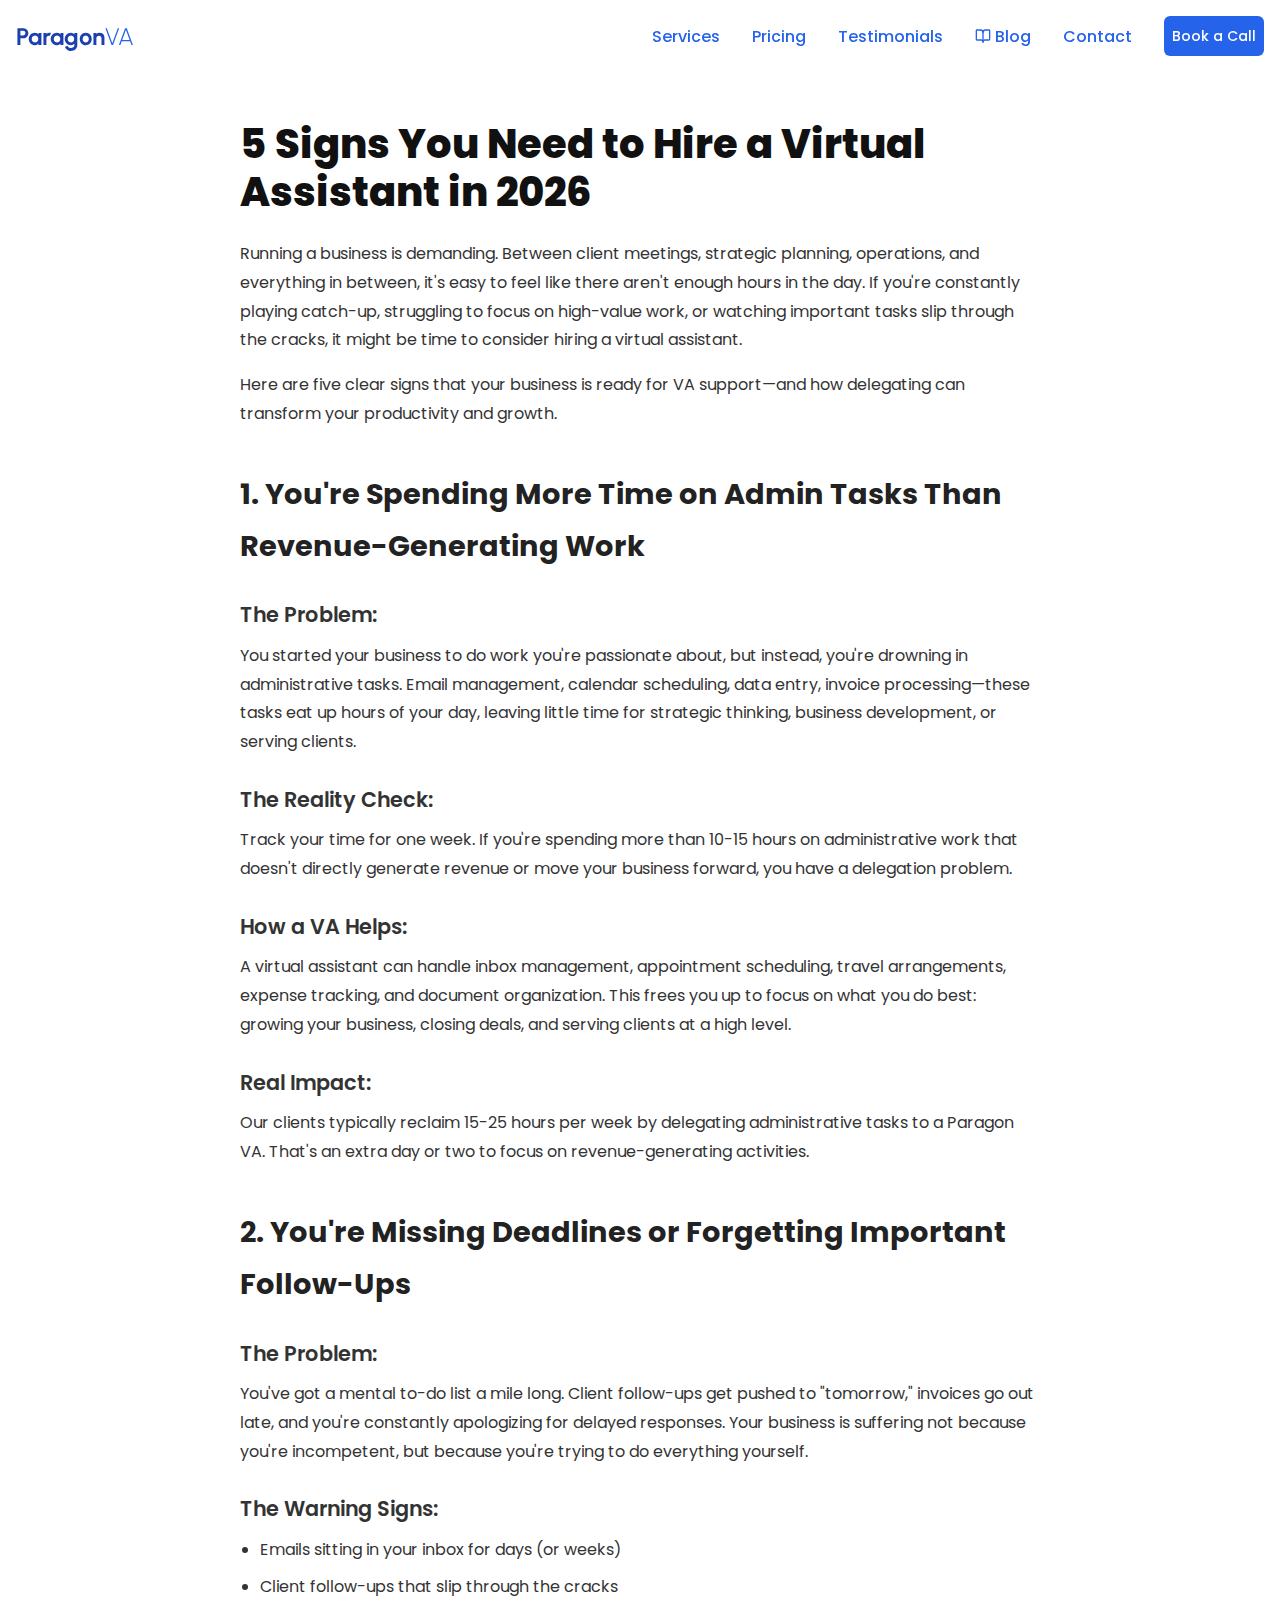
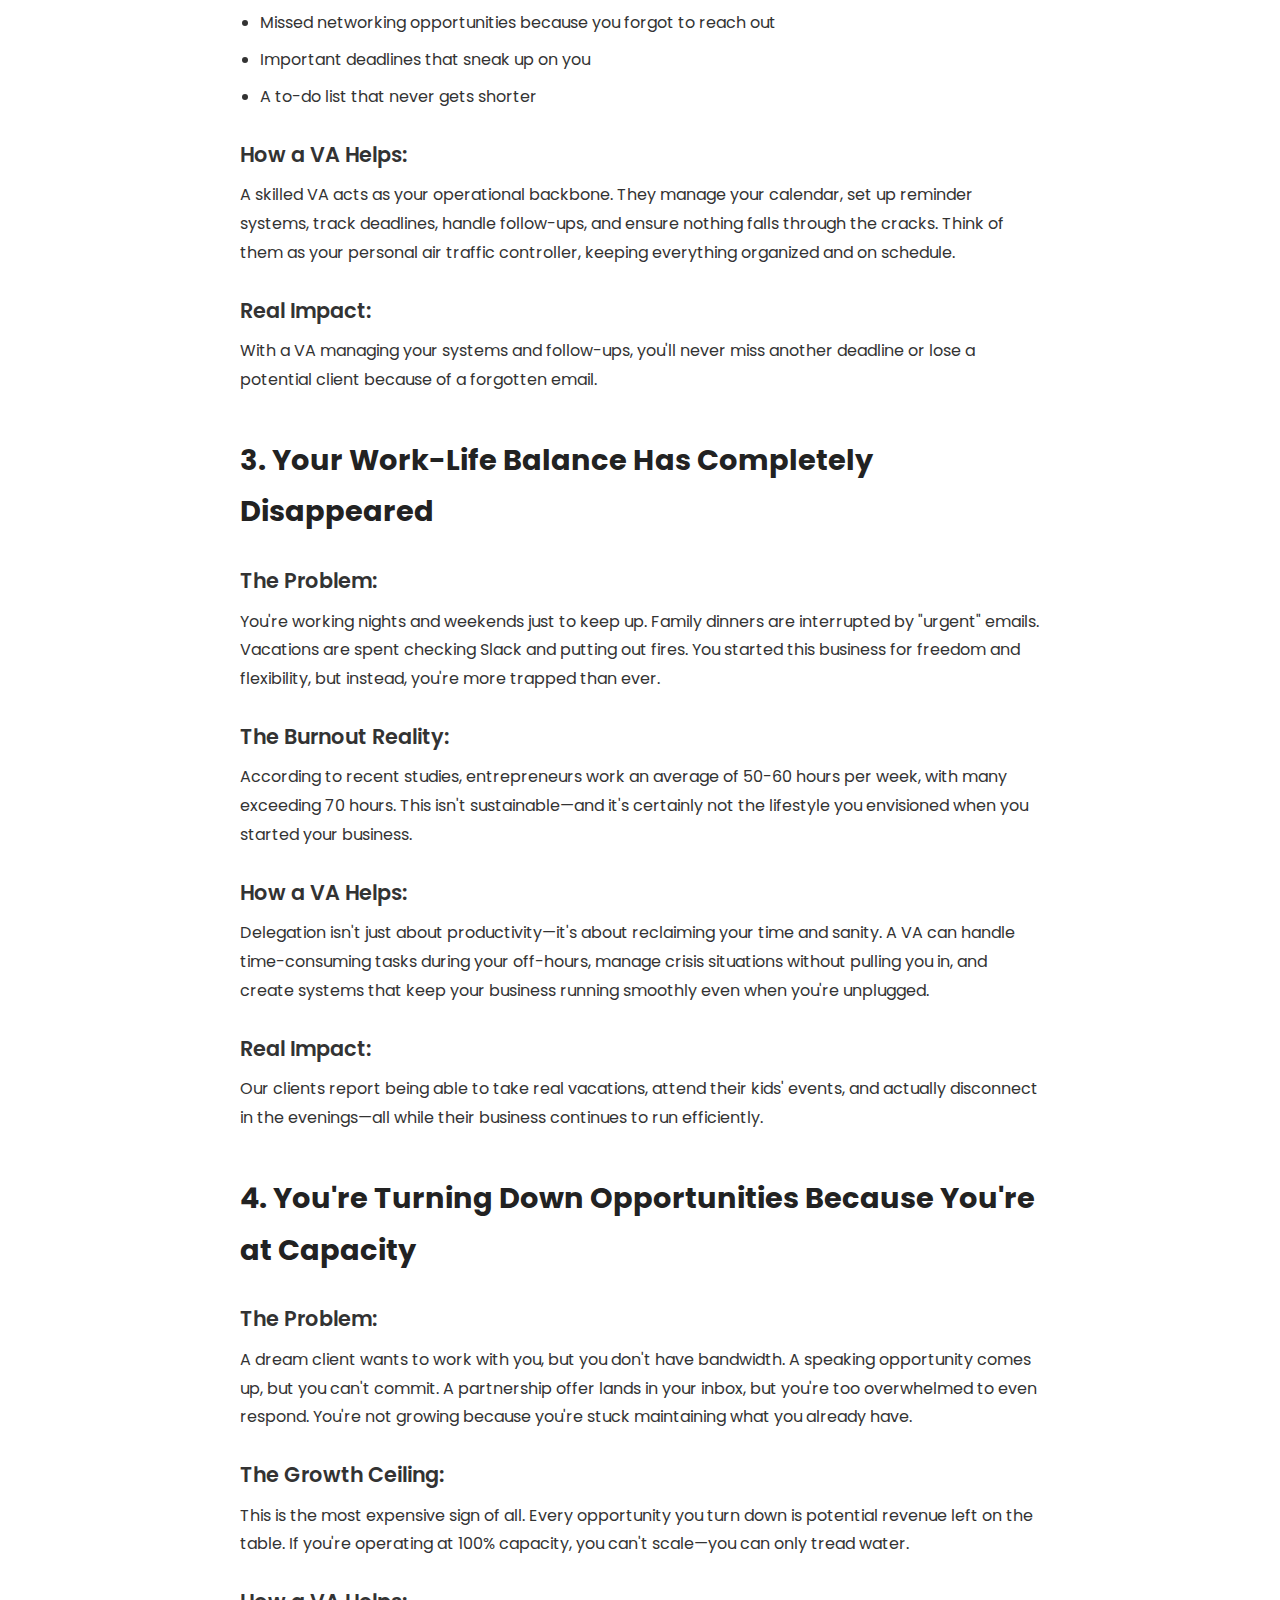
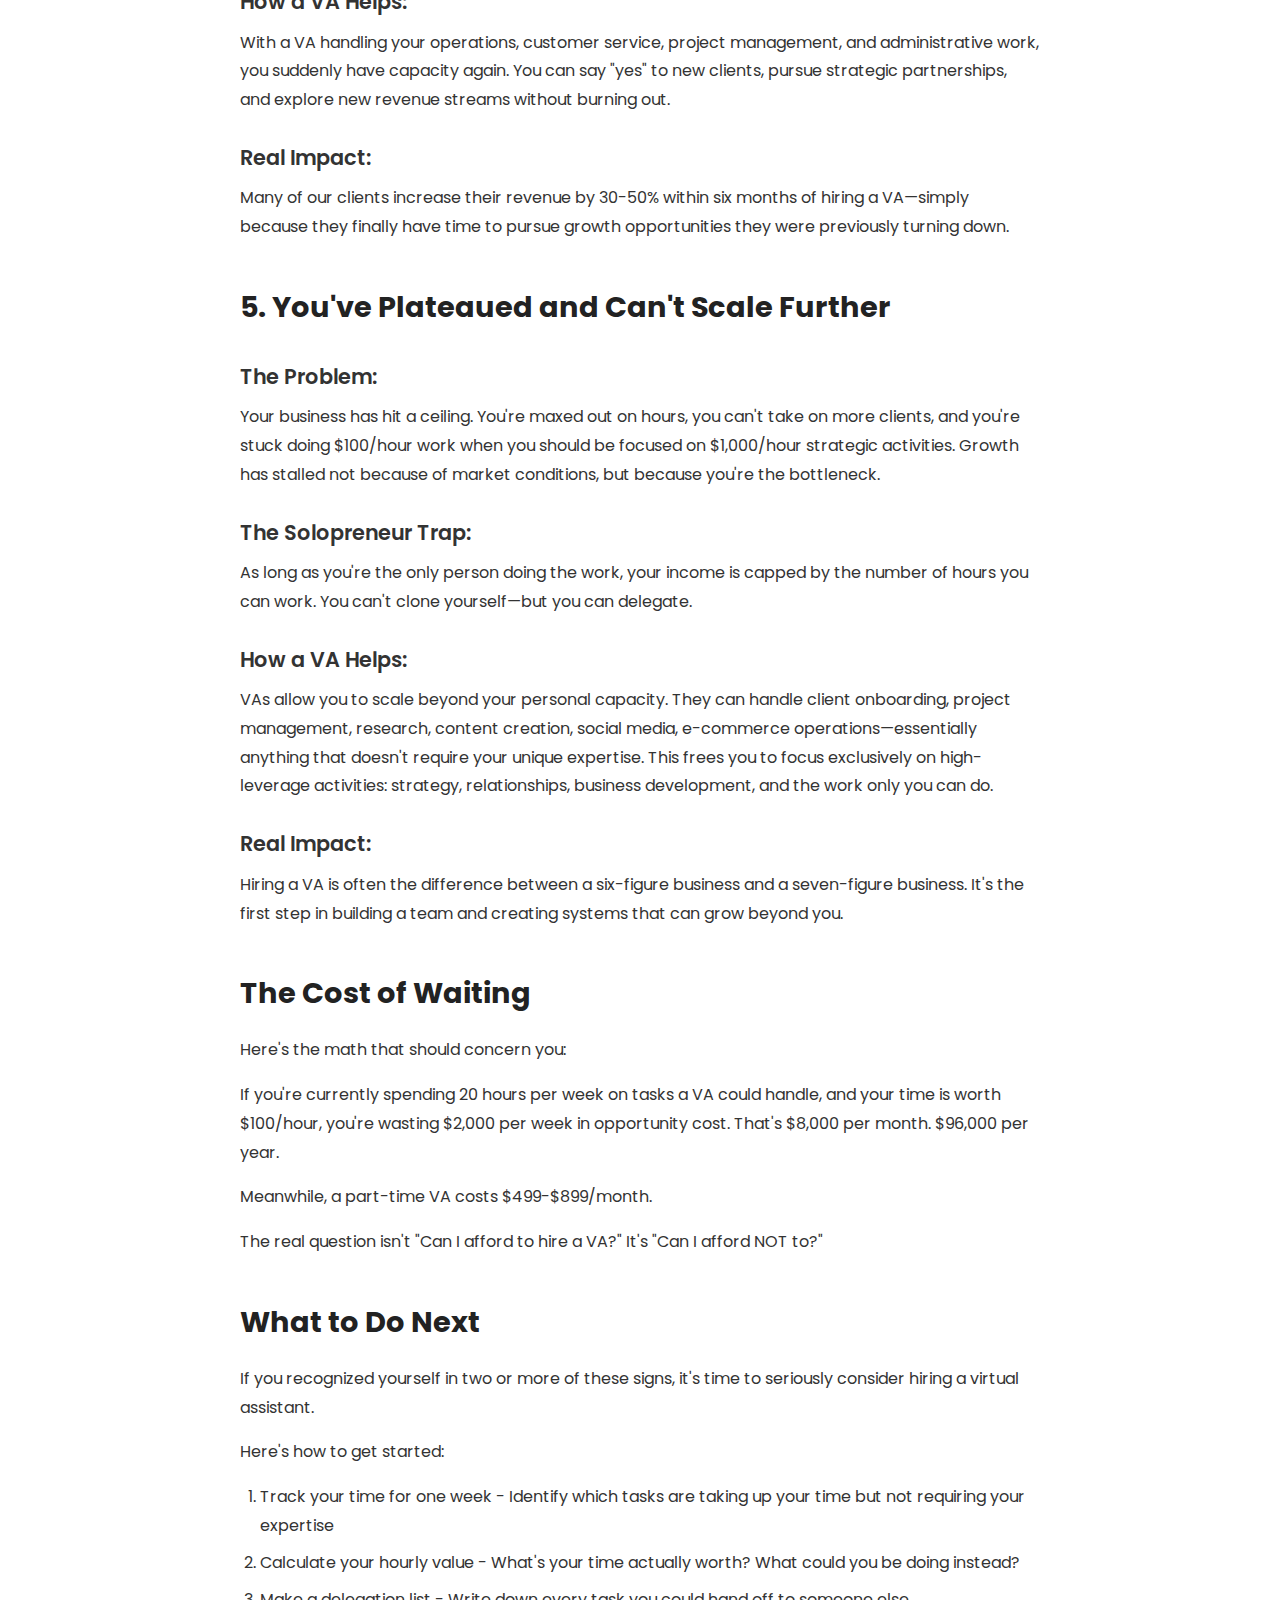
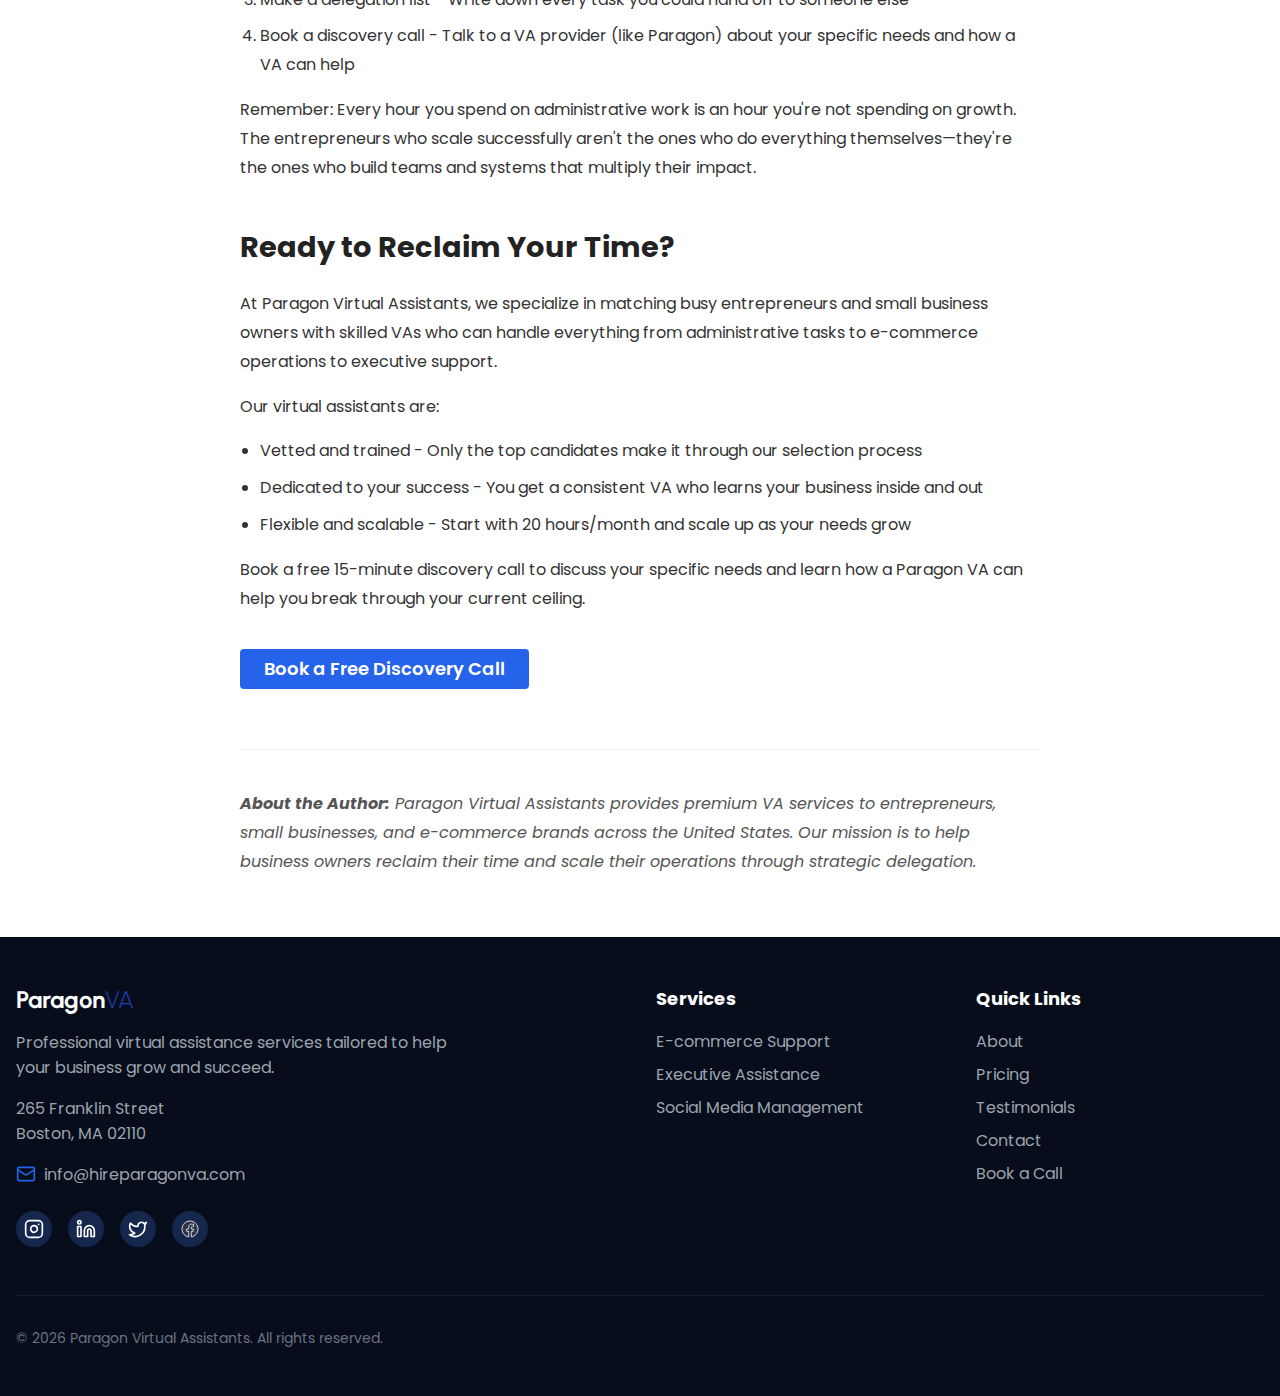
<file: blog/5-signs-you-need-a-virtual-assistant-2026/index.html>
<!DOCTYPE html>

<html lang="en">
<head>
<meta charset="utf-8"/>
<meta content="width=device-width, initial-scale=1.0" name="viewport"/>
<!-- fonts -->
<link href="https://fonts.googleapis.com" rel="preconnect"/>
<link crossorigin="" href="https://fonts.gstatic.com" rel="preconnect"/>
<link href="https://fonts.googleapis.com/css2?family=Poppins:ital,wght@0,100;0,200;0,300;0,400;0,500;0,600;0,700;0,800;0,900;1,100;1,200;1,300;1,400;1,500;1,600;1,700;1,800;1,900&amp;family=Urbanist:ital,wght@0,100..900;1,100..900&amp;display=swap" rel="stylesheet"/>
<!-- stylesheets -->
<link href="../../assets/css/swiper.min.css" rel="stylesheet"/>
<link href="../../assets/css/main.css" rel="stylesheet"/>
<title>Paragon Virtual Assistants</title>
</head>
<body>
<header>
<nav class="nav__bar">
<div class="nav__bar-container container">
<a class="nav__bar-logo" href="/">
<span class="heading">Paragon</span>
<span class="slogan">VA</span>
</a>
<div class="nav__bar-menu">
<a class="menu-item" href="/#services">Services</a>
<a class="menu-item" href="/#pricing">Pricing</a>
<a class="menu-item" href="/#testimonials">Testimonials</a>
<a class="menu-item" href="/blog/5-signs-you-need-a-virtual-assistant-2026/">
<svg class="icon" fill="none" height="24" stroke="currentColor" stroke-linecap="round" stroke-linejoin="round" stroke-width="2" viewbox="0 0 24 24" width="24" xmlns="http://www.w3.org/2000/svg">
<path d="M12 7v14"></path>
<path d="M3 18a1 1 0 0 1-1-1V4a1 1 0 0 1 1-1h5a4 4 0 0 1 4 4 4 4 0 0 1 4-4h5a1 1 0 0 1 1 1v13a1 1 0 0 1-1 1h-6a3 3 0 0 0-3 3 3 3 0 0 0-3-3z">
</path>
</svg>
                        Blog
                    </a>
<a class="menu-item" href="/#contact">Contact</a>
<a href="https://calendly.com/hireparagonva-info" rel="noopener noreferrer" target="_blank">
<button class="cta-btn">
                            Book a Call
                        </button>
</a>
</div>
<button class="nav__bar-menu-toggler">
<svg class="icon icon-hamburger" fill="none" height="24" stroke="currentColor" stroke-linecap="round" stroke-linejoin="round" stroke-width="2" viewbox="0 0 24 24" width="24" xmlns="http://www.w3.org/2000/svg">
<line x1="4" x2="20" y1="12" y2="12"></line>
<line x1="4" x2="20" y1="6" y2="6"></line>
<line x1="4" x2="20" y1="18" y2="18"></line>
</svg>
<svg class="icon icon-x hidden" fill="none" height="24" stroke="currentColor" stroke-linecap="round" stroke-linejoin="round" stroke-width="2" viewbox="0 0 24 24" width="24" xmlns="http://www.w3.org/2000/svg">
<path d="M18 6 6 18"></path>
<path d="m6 6 12 12"></path>
</svg>
</button>
</div>
<div class="nav__bar-menu-small-screen shadow">
<div class="nav-menu">
<a class="menu-item" href="/#services">Services</a>
<a class="menu-item" href="/#pricing">Pricing</a>
<a class="menu-item" href="/#testimonials">Testimonials</a>
<a class="menu-item" href="/blog/5-signs-you-need-a-virtual-assistant-2026/">
<svg class="icon" fill="none" height="24" stroke="currentColor" stroke-linecap="round" stroke-linejoin="round" stroke-width="2" viewbox="0 0 24 24" width="24" xmlns="http://www.w3.org/2000/svg">
<path d="M12 7v14"></path>
<path d="M3 18a1 1 0 0 1-1-1V4a1 1 0 0 1 1-1h5a4 4 0 0 1 4 4 4 4 0 0 1 4-4h5a1 1 0 0 1 1 1v13a1 1 0 0 1-1 1h-6a3 3 0 0 0-3 3 3 3 0 0 0-3-3z">
</path>
</svg>Blog
                    </a>
<a class="menu-item" href="/#contact">Contact</a>
<a class="inline-block" href="https://calendly.com/hireparagonva-info" rel="noopener noreferrer" target="_blank">
<button class="cta-btn inline-flex items-center justify-center gap-2 whitespace-nowrap rounded-md text-sm font-medium ring-offset-background transition-colors focus-visible:outline-none focus-visible:ring-2 focus-visible:ring-ring focus-visible:ring-offset-2 disabled:pointer-events-none disabled:opacity-50 [&amp;_svg]:pointer-events-none [&amp;_svg]:size-4 [&amp;_svg]:shrink-0 text-primary-foreground h-10 px-4 py-2 bg-paragon-500 hover:bg-paragon-600 w-full">
                            Book a Call
                        </button>
</a>
</div>
</div>
</nav>
</header>
<main style="padding-top: 120px; padding-bottom: 60px;">
<div class="container">
<div class="blog-content" style="max-width: 800px; margin: 0 auto; line-height: 1.8; color: #333; font-family: var(--font-primary);">
<h1 style="font-size: 2.5rem; font-weight: 800; margin-bottom: 24px; line-height: 1.2; color: #111;">5 Signs You Need to Hire a Virtual Assistant in 2026</h1>
<p style="margin-bottom: 16px;">Running a business is demanding. Between client meetings, strategic planning, operations, and everything in between, it's easy to feel like there aren't enough hours in the day. If you're constantly playing catch-up, struggling to focus on high-value work, or watching important tasks slip through the cracks, it might be time to consider hiring a virtual assistant.</p>
<p style="margin-bottom: 16px;">Here are five clear signs that your business is ready for VA support—and how delegating can transform your productivity and growth.</p>
<h2 style="font-size: 1.8rem; font-weight: 700; margin-top: 40px; margin-bottom: 16px; color: #222;">1. You're Spending More Time on Admin Tasks Than Revenue-Generating Work</h2>
<h3 style="font-size: 1.3rem; font-weight: 600; margin-top: 24px; margin-bottom: 8px;">The Problem:</h3>
<p style="margin-bottom: 16px;">You started your business to do work you're passionate about, but instead, you're drowning in administrative tasks. Email management, calendar scheduling, data entry, invoice processing—these tasks eat up hours of your day, leaving little time for strategic thinking, business development, or serving clients.</p>
<h3 style="font-size: 1.3rem; font-weight: 600; margin-top: 24px; margin-bottom: 8px;">The Reality Check:</h3>
<p style="margin-bottom: 16px;">Track your time for one week. If you're spending more than 10-15 hours on administrative work that doesn't directly generate revenue or move your business forward, you have a delegation problem.</p>
<h3 style="font-size: 1.3rem; font-weight: 600; margin-top: 24px; margin-bottom: 8px;">How a VA Helps:</h3>
<p style="margin-bottom: 16px;">A virtual assistant can handle inbox management, appointment scheduling, travel arrangements, expense tracking, and document organization. This frees you up to focus on what you do best: growing your business, closing deals, and serving clients at a high level.</p>
<h3 style="font-size: 1.3rem; font-weight: 600; margin-top: 24px; margin-bottom: 8px;">Real Impact:</h3>
<p style="margin-bottom: 16px;">Our clients typically reclaim 15-25 hours per week by delegating administrative tasks to a Paragon VA. That's an extra day or two to focus on revenue-generating activities.</p>
<h2 style="font-size: 1.8rem; font-weight: 700; margin-top: 40px; margin-bottom: 16px; color: #222;">2. You're Missing Deadlines or Forgetting Important Follow-Ups</h2>
<h3 style="font-size: 1.3rem; font-weight: 600; margin-top: 24px; margin-bottom: 8px;">The Problem:</h3>
<p style="margin-bottom: 16px;">You've got a mental to-do list a mile long. Client follow-ups get pushed to "tomorrow," invoices go out late, and you're constantly apologizing for delayed responses. Your business is suffering not because you're incompetent, but because you're trying to do everything yourself.</p>
<h3 style="font-size: 1.3rem; font-weight: 600; margin-top: 24px; margin-bottom: 8px;">The Warning Signs:</h3>
<ul style="margin-left: 20px; margin-bottom: 16px; list-style-type: disc;">
<li style="margin-bottom: 8px;">Emails sitting in your inbox for days (or weeks)</li>
<li style="margin-bottom: 8px;">Client follow-ups that slip through the cracks</li>
<li style="margin-bottom: 8px;">Missed networking opportunities because you forgot to reach out</li>
<li style="margin-bottom: 8px;">Important deadlines that sneak up on you</li>
<li style="margin-bottom: 8px;">A to-do list that never gets shorter</li>
</ul>
<h3 style="font-size: 1.3rem; font-weight: 600; margin-top: 24px; margin-bottom: 8px;">How a VA Helps:</h3>
<p style="margin-bottom: 16px;">A skilled VA acts as your operational backbone. They manage your calendar, set up reminder systems, track deadlines, handle follow-ups, and ensure nothing falls through the cracks. Think of them as your personal air traffic controller, keeping everything organized and on schedule.</p>
<h3 style="font-size: 1.3rem; font-weight: 600; margin-top: 24px; margin-bottom: 8px;">Real Impact:</h3>
<p style="margin-bottom: 16px;">With a VA managing your systems and follow-ups, you'll never miss another deadline or lose a potential client because of a forgotten email.</p>
<h2 style="font-size: 1.8rem; font-weight: 700; margin-top: 40px; margin-bottom: 16px; color: #222;">3. Your Work-Life Balance Has Completely Disappeared</h2>
<h3 style="font-size: 1.3rem; font-weight: 600; margin-top: 24px; margin-bottom: 8px;">The Problem:</h3>
<p style="margin-bottom: 16px;">You're working nights and weekends just to keep up. Family dinners are interrupted by "urgent" emails. Vacations are spent checking Slack and putting out fires. You started this business for freedom and flexibility, but instead, you're more trapped than ever.</p>
<h3 style="font-size: 1.3rem; font-weight: 600; margin-top: 24px; margin-bottom: 8px;">The Burnout Reality:</h3>
<p style="margin-bottom: 16px;">According to recent studies, entrepreneurs work an average of 50-60 hours per week, with many exceeding 70 hours. This isn't sustainable—and it's certainly not the lifestyle you envisioned when you started your business.</p>
<h3 style="font-size: 1.3rem; font-weight: 600; margin-top: 24px; margin-bottom: 8px;">How a VA Helps:</h3>
<p style="margin-bottom: 16px;">Delegation isn't just about productivity—it's about reclaiming your time and sanity. A VA can handle time-consuming tasks during your off-hours, manage crisis situations without pulling you in, and create systems that keep your business running smoothly even when you're unplugged.</p>
<h3 style="font-size: 1.3rem; font-weight: 600; margin-top: 24px; margin-bottom: 8px;">Real Impact:</h3>
<p style="margin-bottom: 16px;">Our clients report being able to take real vacations, attend their kids' events, and actually disconnect in the evenings—all while their business continues to run efficiently.</p>
<h2 style="font-size: 1.8rem; font-weight: 700; margin-top: 40px; margin-bottom: 16px; color: #222;">4. You're Turning Down Opportunities Because You're at Capacity</h2>
<h3 style="font-size: 1.3rem; font-weight: 600; margin-top: 24px; margin-bottom: 8px;">The Problem:</h3>
<p style="margin-bottom: 16px;">A dream client wants to work with you, but you don't have bandwidth. A speaking opportunity comes up, but you can't commit. A partnership offer lands in your inbox, but you're too overwhelmed to even respond. You're not growing because you're stuck maintaining what you already have.</p>
<h3 style="font-size: 1.3rem; font-weight: 600; margin-top: 24px; margin-bottom: 8px;">The Growth Ceiling:</h3>
<p style="margin-bottom: 16px;">This is the most expensive sign of all. Every opportunity you turn down is potential revenue left on the table. If you're operating at 100% capacity, you can't scale—you can only tread water.</p>
<h3 style="font-size: 1.3rem; font-weight: 600; margin-top: 24px; margin-bottom: 8px;">How a VA Helps:</h3>
<p style="margin-bottom: 16px;">With a VA handling your operations, customer service, project management, and administrative work, you suddenly have capacity again. You can say "yes" to new clients, pursue strategic partnerships, and explore new revenue streams without burning out.</p>
<h3 style="font-size: 1.3rem; font-weight: 600; margin-top: 24px; margin-bottom: 8px;">Real Impact:</h3>
<p style="margin-bottom: 16px;">Many of our clients increase their revenue by 30-50% within six months of hiring a VA—simply because they finally have time to pursue growth opportunities they were previously turning down.</p>
<h2 style="font-size: 1.8rem; font-weight: 700; margin-top: 40px; margin-bottom: 16px; color: #222;">5. You've Plateaued and Can't Scale Further</h2>
<h3 style="font-size: 1.3rem; font-weight: 600; margin-top: 24px; margin-bottom: 8px;">The Problem:</h3>
<p style="margin-bottom: 16px;">Your business has hit a ceiling. You're maxed out on hours, you can't take on more clients, and you're stuck doing $100/hour work when you should be focused on $1,000/hour strategic activities. Growth has stalled not because of market conditions, but because you're the bottleneck.</p>
<h3 style="font-size: 1.3rem; font-weight: 600; margin-top: 24px; margin-bottom: 8px;">The Solopreneur Trap:</h3>
<p style="margin-bottom: 16px;">As long as you're the only person doing the work, your income is capped by the number of hours you can work. You can't clone yourself—but you can delegate.</p>
<h3 style="font-size: 1.3rem; font-weight: 600; margin-top: 24px; margin-bottom: 8px;">How a VA Helps:</h3>
<p style="margin-bottom: 16px;">VAs allow you to scale beyond your personal capacity. They can handle client onboarding, project management, research, content creation, social media, e-commerce operations—essentially anything that doesn't require your unique expertise. This frees you to focus exclusively on high-leverage activities: strategy, relationships, business development, and the work only you can do.</p>
<h3 style="font-size: 1.3rem; font-weight: 600; margin-top: 24px; margin-bottom: 8px;">Real Impact:</h3>
<p style="margin-bottom: 16px;">Hiring a VA is often the difference between a six-figure business and a seven-figure business. It's the first step in building a team and creating systems that can grow beyond you.</p>
<h2 style="font-size: 1.8rem; font-weight: 700; margin-top: 40px; margin-bottom: 16px; color: #222;">The Cost of Waiting</h2>
<p style="margin-bottom: 16px;">Here's the math that should concern you:</p>
<p style="margin-bottom: 16px;">If you're currently spending 20 hours per week on tasks a VA could handle, and your time is worth $100/hour, you're wasting $2,000 per week in opportunity cost. That's $8,000 per month. $96,000 per year.</p>
<p style="margin-bottom: 16px;">Meanwhile, a part-time VA costs $499-$899/month.</p>
<p style="margin-bottom: 16px;">The real question isn't "Can I afford to hire a VA?" It's "Can I afford NOT to?"</p>
<h2 style="font-size: 1.8rem; font-weight: 700; margin-top: 40px; margin-bottom: 16px; color: #222;">What to Do Next</h2>
<p style="margin-bottom: 16px;">If you recognized yourself in two or more of these signs, it's time to seriously consider hiring a virtual assistant.</p>
<p style="margin-bottom: 16px;">Here's how to get started:</p>
<ol style="margin-left: 20px; margin-bottom: 16px; list-style-type: decimal;">
<li style="margin-bottom: 8px;">Track your time for one week - Identify which tasks are taking up your time but not requiring your expertise</li>
<li style="margin-bottom: 8px;">Calculate your hourly value - What's your time actually worth? What could you be doing instead?</li>
<li style="margin-bottom: 8px;">Make a delegation list - Write down every task you could hand off to someone else</li>
<li style="margin-bottom: 8px;">Book a discovery call - Talk to a VA provider (like Paragon) about your specific needs and how a VA can help</li>
</ol>
<p style="margin-bottom: 16px;">Remember: Every hour you spend on administrative work is an hour you're not spending on growth. The entrepreneurs who scale successfully aren't the ones who do everything themselves—they're the ones who build teams and systems that multiply their impact.</p>
<h2 style="font-size: 1.8rem; font-weight: 700; margin-top: 40px; margin-bottom: 16px; color: #222;">Ready to Reclaim Your Time?</h2>
<p style="margin-bottom: 16px;">At Paragon Virtual Assistants, we specialize in matching busy entrepreneurs and small business owners with skilled VAs who can handle everything from administrative tasks to e-commerce operations to executive support.</p>
<p style="margin-bottom: 16px;">Our virtual assistants are:</p>
<ul style="margin-left: 20px; margin-bottom: 16px; list-style-type: disc;">
<li style="margin-bottom: 8px;">Vetted and trained - Only the top candidates make it through our selection process</li>
<li style="margin-bottom: 8px;">Dedicated to your success - You get a consistent VA who learns your business inside and out</li>
<li style="margin-bottom: 8px;">Flexible and scalable - Start with 20 hours/month and scale up as your needs grow</li>
</ul>
<p style="margin-bottom: 16px;">Book a free 15-minute discovery call to discuss your specific needs and learn how a Paragon VA can help you break through your current ceiling.</p>
<a href="https://calendly.com/hireparagonva-info" target="_blank" rel="noopener noreferrer" style="display: inline-block; margin-top: 20px; margin-bottom: 20px; text-decoration: none;"><button class="hero-btn-1" style="cursor: pointer; font-family: var(--font-primary, \'Poppins\', sans-serif); background-color: var(--color-primary, #2563EB); color: white; padding: 12px 24px; border: none; border-radius: 4px; font-weight: 600;">Book a Free Discovery Call</button></a>
<hr style="margin: 40px 0; border: 0; border-top: 1px solid #eee;"/><p style="font-style: italic; color: #555;"><strong>About the Author:</strong> Paragon Virtual Assistants provides premium VA services to entrepreneurs, small businesses, and e-commerce brands across the United States. Our mission is to help business owners reclaim their time and scale their operations through strategic delegation.</p>
</div>
</div>
</main>
<footer class="footer">
<div class="footer__container container">
<div class="footer__wrapper">
<div class="branding__wrapper">
<div class="footer__logo-wrapper">
<span class="logo">Paragon</span>
<span class="slogan">VA</span>
</div>
<p class="branding-text">Professional virtual assistance services tailored to help
                            your business grow and succeed.</p>
<p class="branding-text">265 Franklin Street<br/>Boston, MA 02110</p>
<div class="mail-field">
<svg class="icon" fill="none" height="24" stroke="currentColor" stroke-linecap="round" stroke-linejoin="round" stroke-width="2" viewbox="0 0 24 24" width="24" xmlns="http://www.w3.org/2000/svg">
<rect height="16" rx="2" width="20" x="2" y="4"></rect>
<path d="m22 7-8.97 5.7a1.94 1.94 0 0 1-2.06 0L2 7"></path>
</svg>
<a class="address text-gray-400 hover:text-white transition-colors" href="mailto:info@hireparagonva.com">info@hireparagonva.com</a>
</div>
<div class="social-icons-wrapper">
<a aria-label="Instagram" class="social-icon" href="https://instagram.com/hireparagonva" rel="noopener noreferrer" target="_blank"><svg class="icon" fill="none" height="24" stroke="currentColor" stroke-linecap="round" stroke-linejoin="round" stroke-width="2" viewbox="0 0 24 24" width="24" xmlns="http://www.w3.org/2000/svg">
<rect height="20" rx="5" ry="5" width="20" x="2" y="2"></rect>
<path d="M16 11.37A4 4 0 1 1 12.63 8 4 4 0 0 1 16 11.37z"></path>
<line x1="17.5" x2="17.51" y1="6.5" y2="6.5"></line>
</svg>
</a>
<a aria-label="LinkedIn" class="social-icon" href="https://www.linkedin.com/company/linkedin.com-hireparagonva" rel="noopener noreferrer" target="_blank"><svg class="icon" fill="none" height="24" stroke="currentColor" stroke-linecap="round" stroke-linejoin="round" stroke-width="2" viewbox="0 0 24 24" width="24" xmlns="http://www.w3.org/2000/svg">
<path d="M16 8a6 6 0 0 1 6 6v7h-4v-7a2 2 0 0 0-2-2 2 2 0 0 0-2 2v7h-4v-7a6 6 0 0 1 6-6z">
</path>
<rect height="12" width="4" x="2" y="9"></rect>
<circle cx="4" cy="4" r="2"></circle>
</svg>
</a>
<a aria-label="Twitter" class="social-icon" href="https://x.com/hireparagonva" rel="noopener noreferrer" target="_blank"><svg class="icon" fill="none" height="24" stroke="currentColor" stroke-linecap="round" stroke-linejoin="round" stroke-width="2" viewbox="0 0 24 24" width="24" xmlns="http://www.w3.org/2000/svg">
<path d="M22 4s-.7 2.1-2 3.4c1.6 10-9.4 17.3-18 11.6 2.2.1 4.4-.6 6-2C3 15.5.5 9.6 3 5c2.2 2.6 5.6 4.1 9 4-.9-4.2 4-6.6 7-3.8 1.1 0 3-1.2 3-1.2z">
</path>
</svg>
</a>
<a aria-label="Facebook" class="social-icon" href="https://www.facebook.com/profile.php?id=61578851708388" rel="noopener noreferrer" target="_blank">
<svg class="icon" fill="none" height="28" stroke="currentColor" viewbox="0 0 24 25" width="27" xmlns="http://www.w3.org/2000/svg">
<path d="M12 2.53906C17.5229 2.53906 22 7.01621 22 12.5391C22 17.5304 18.3431 21.6674 13.5625 22.4176V15.4297H15.8926L16.3359 12.5391L13.5625 12.5387V10.6632C13.5625 10.657 13.5625 10.6509 13.5626 10.6447C13.5626 10.6354 13.5628 10.6262 13.5629 10.6169C13.578 9.84259 13.9742 9.10156 15.1921 9.10156H16.4531V6.64062C16.4531 6.64062 15.3087 6.44492 14.2146 6.44492C11.966 6.44492 10.4842 7.78652 10.4386 10.2193C10.4379 10.2578 10.4375 10.2965 10.4375 10.3355V12.5387H7.89844V15.4293L10.4375 15.4297V22.4172C5.65686 21.667 2 17.5304 2 12.5391C2 7.01621 6.47715 2.53906 12 2.53906Z" fill="#323544"></path>
</svg>
</a>
</div>
</div>
<div class="footer__nav-links">
<h3 class="heading">Services</h3>
<ul class="list">
<li><a class="list-item" href="/#services">E-commerce
                                    Support</a></li>
<li><a class="list-item" href="/#services">Executive
                                    Assistance</a></li>
<li><a class="list-item" href="/#services">Social
                                    Media Management</a></li>
</ul>
</div>
<div class="footer__nav-links">
<h3 class="heading">Quick Links</h3>
<ul class="list">
<li><a class="list-item" href="/#about">About</a></li>
<li><a class="list-item" href="/#pricing">Pricing</a>
</li>
<li><a class="list-item" href="/#testimonials">Testimonials</a></li>
<li><a class="list-item" href="/#contact">Contact</a>
</li>
<li><a class="list-item" href="https://calendly.com/hireparagonva-info" rel="noopener noreferrer" target="_blank">Book a Call</a></li>
</ul>
</div>
</div>
<div class="copyright__text">
<p>© 2026 Paragon Virtual Assistants. All rights reserved.</p>
</div>
</div>
</footer>
<script defer="" src="../../assets/js/swiper.min.js"></script>
<script defer="" src="../../assets/js/main.js"></script>
</body>
</html>
</file>
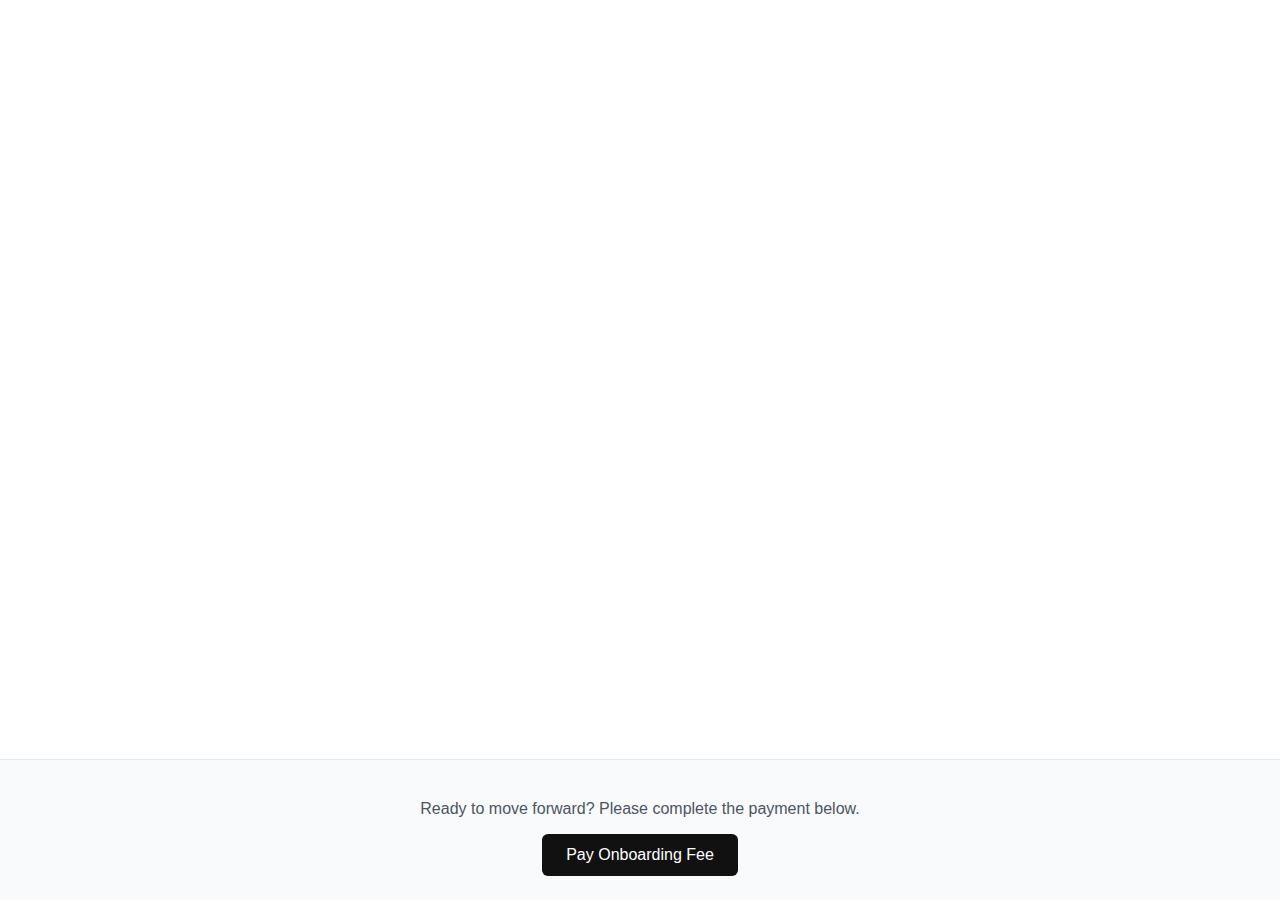
<file: contact.html>
<html>
  <head>
    <meta name="viewport" content="width=device-width, initial-scale=1.0, maximum-scale=1.0, user-scalable=0">
    <title>Hire a Virtual Assistant – Client Intake</title>
    <script async src="https://tally.so/widgets/embed.js"></script>
    <style type="text/css">
      html { margin: 0; padding: 0; }
      body {
          margin: 0;
          padding: 0;
          font-family: -apple-system, BlinkMacSystemFont, "Segoe UI", Roboto, Helvetica, Arial, sans-serif, "Apple Color Emoji", "Segoe UI Emoji", "Segoe UI Symbol";
          display: flex;
          flex-direction: column;
          min-height: 100vh;
      }
      .tally-container {
          flex-grow: 1;
          width: 100%;
          min-height: 80vh; /* Ensure it takes up most of the screen */
      }
      iframe {
          width: 100%;
          height: 100%;
          border: 0;
          min-height: 80vh;
      }
      .footer-cta {
          padding: 24px;
          background-color: #f9fafb;
          text-align: center;
          border-top: 1px solid #e5e7eb;
      }
      .cta-btn {
            display: inline-block;
            padding: 12px 24px;
            background: #111;
            color: #fff;
            border-radius: 6px;
            text-decoration: none;
            font-size: 16px;
            font-weight: 500;
            transition: background-color 0.2s;
      }
      .cta-btn:hover {
          background-color: #333;
      }
      .desc {
          margin-bottom: 16px;
          color: #4B5563;
          font-size: 16px;
      }
    </style>
  </head>
  <body>
    <div class="tally-container">
        <iframe data-tally-src="https://tally.so/r/w2dkbL" title="Hire a Virtual Assistant – Client Intake"></iframe>
    </div>
    <div class="footer-cta">
        <p class="desc">Ready to move forward? Please complete the payment below.</p>
        <a href="https://buy.stripe.com/bJecMYf8L6vd9V3eod73G04" target="_blank" rel="noopener noreferrer" class="cta-btn">
            Pay Onboarding Fee
        </a>
    </div>
  </body>
</html>
</file>
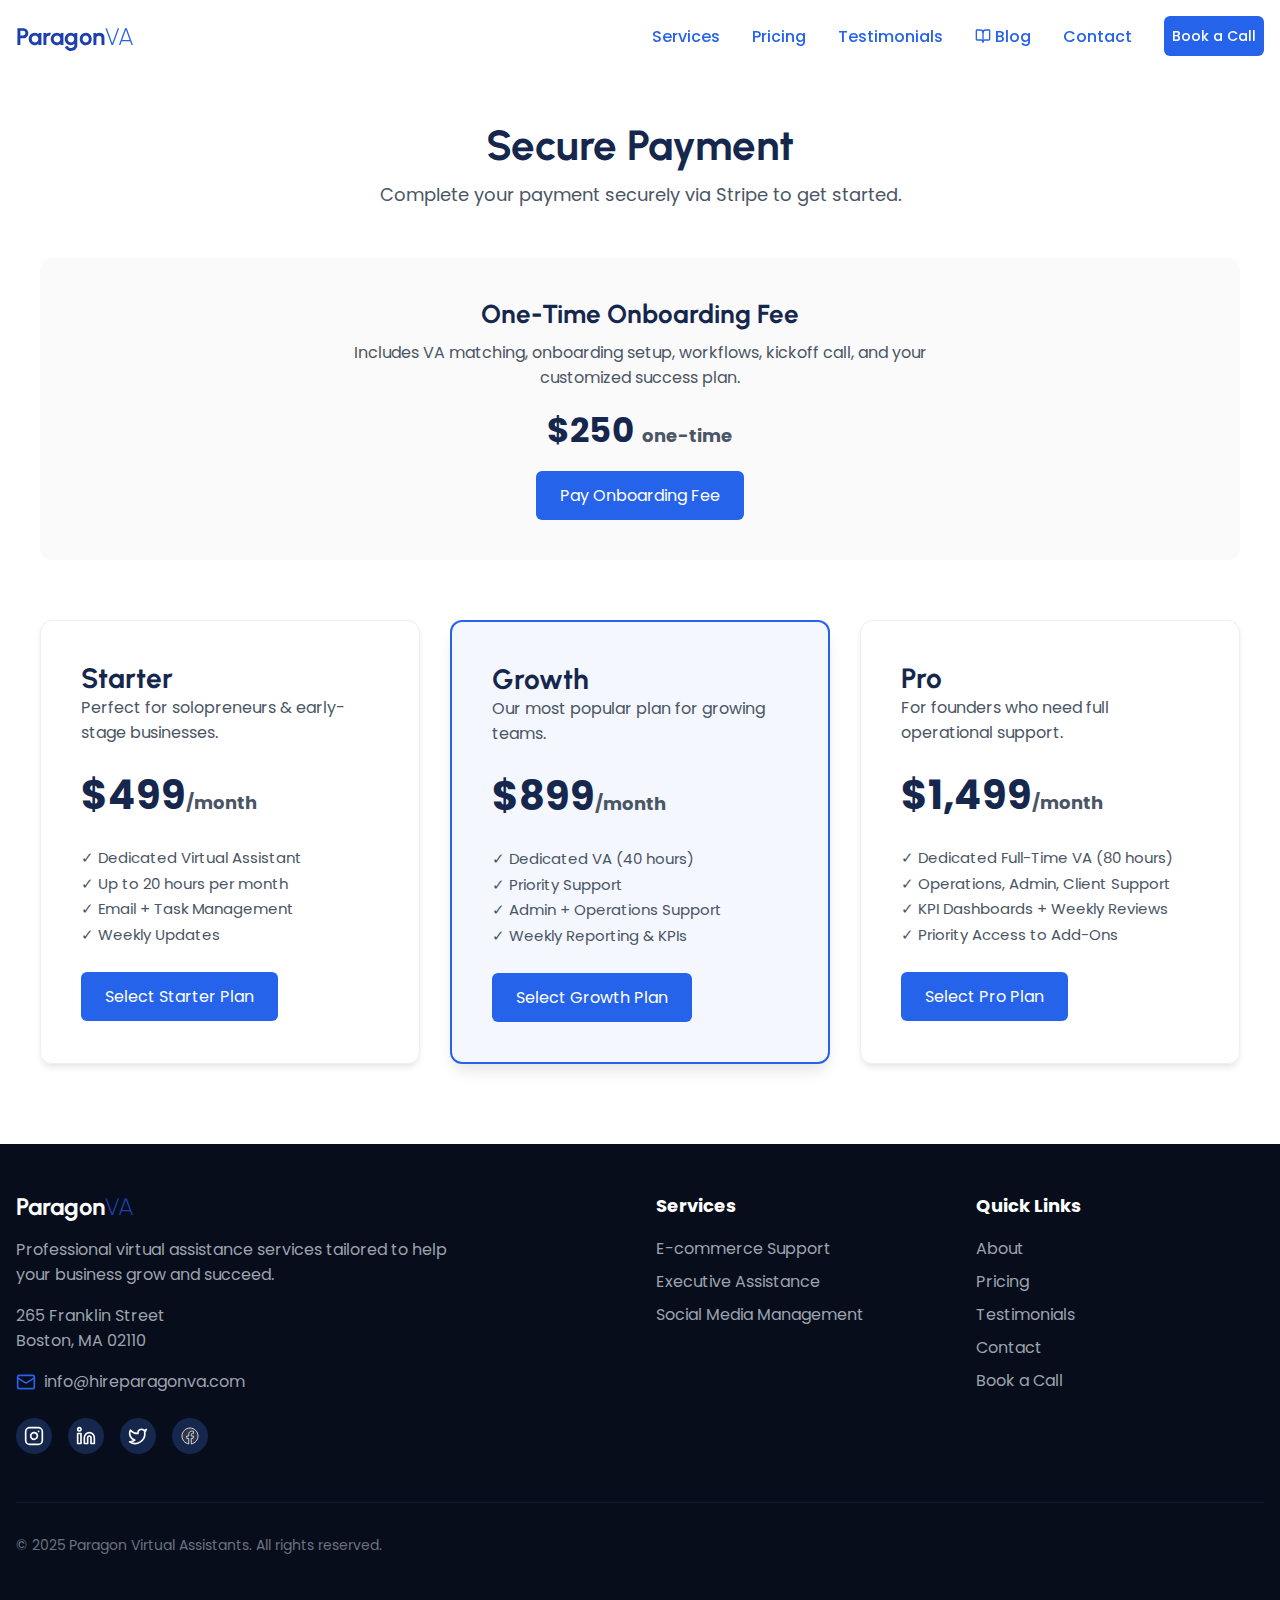
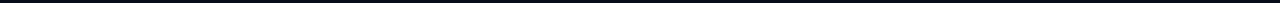
<file: payment.html>
<!DOCTYPE html>
<html lang="en">

<head>
    <meta charset="UTF-8">
    <meta name="viewport" content="width=device-width, initial-scale=1.0">
    <!-- fonts -->
    <link rel="preconnect" href="https://fonts.googleapis.com">
    <link rel="preconnect" href="https://fonts.gstatic.com" crossorigin>
    <link
        href="https://fonts.googleapis.com/css2?family=Poppins:ital,wght@0,100;0,200;0,300;0,400;0,500;0,600;0,700;0,800;0,900;1,100;1,200;1,300;1,400;1,500;1,600;1,700;1,800;1,900&family=Urbanist:ital,wght@0,100..900;1,100..900&display=swap"
        rel="stylesheet">
    <!-- stylesheets -->
    <link rel="stylesheet" href="./assets/css/swiper.min.css">
    <link rel="stylesheet" href="./assets/css/main.css">

    <title>Paragon Virtual Assistants - Payment</title>
</head>

<body>
    <!-- header -->
    <header>
        <nav class="nav__bar">
            <div class="nav__bar-container container">
                <a class="nav__bar-logo" href="/">
                    <span class="heading">Paragon</span>
                    <span class="slogan">VA</span>
                </a>
                <div class="nav__bar-menu">
                    <a href="/#services" class="menu-item">Services</a>
                    <a href="/#pricing" class="menu-item">Pricing</a>
                    <a href="/#testimonials" class="menu-item">Testimonials</a>
                    <a href="/blog" class="menu-item">
                        <svg xmlns="http://www.w3.org/2000/svg" width="24" height="24" viewBox="0 0 24 24" fill="none"
                            stroke="currentColor" stroke-width="2" stroke-linecap="round" stroke-linejoin="round"
                            class="icon">
                            <path d="M12 7v14"></path>
                            <path
                                d="M3 18a1 1 0 0 1-1-1V4a1 1 0 0 1 1-1h5a4 4 0 0 1 4 4 4 4 0 0 1 4-4h5a1 1 0 0 1 1 1v13a1 1 0 0 1-1 1h-6a3 3 0 0 0-3 3 3 3 0 0 0-3-3z">
                            </path>
                        </svg>
                        Blog
                    </a>
                    <a href="/#contact" class="menu-item">Contact</a>
                    <a href="https://calendly.com/hireparagonva-info" target="_blank" rel="noopener noreferrer">
                        <button class="cta-btn">
                            Book a Call
                        </button>
                    </a>
                </div>
                <button class="nav__bar-menu-toggler">
                    <svg xmlns="http://www.w3.org/2000/svg" width="24" height="24" viewBox="0 0 24 24" fill="none"
                        stroke="currentColor" stroke-width="2" stroke-linecap="round" stroke-linejoin="round"
                        class="icon icon-hamburger">
                        <line x1="4" x2="20" y1="12" y2="12"></line>
                        <line x1="4" x2="20" y1="6" y2="6"></line>
                        <line x1="4" x2="20" y1="18" y2="18"></line>
                    </svg>
                    <svg xmlns="http://www.w3.org/2000/svg" width="24" height="24" viewBox="0 0 24 24" fill="none"
                        stroke="currentColor" stroke-width="2" stroke-linecap="round" stroke-linejoin="round"
                        class="icon icon-x hidden">
                        <path d="M18 6 6 18"></path>
                        <path d="m6 6 12 12"></path>
                    </svg>
                </button>
            </div>
            <div class="nav__bar-menu-small-screen shadow">
                <div class="nav-menu">
                    <a href="/#services" class="menu-item">Services</a>
                    <a href="/#pricing" class="menu-item">Pricing</a>
                    <a href="/#testimonials" class="menu-item">Testimonials</a>
                    <a href="/blog" class="menu-item">
                        <svg xmlns="http://www.w3.org/2000/svg" width="24" height="24" viewBox="0 0 24 24" fill="none"
                            stroke="currentColor" stroke-width="2" stroke-linecap="round" stroke-linejoin="round"
                            class="icon">
                            <path d="M12 7v14"></path>
                            <path
                                d="M3 18a1 1 0 0 1-1-1V4a1 1 0 0 1 1-1h5a4 4 0 0 1 4 4 4 4 0 0 1 4-4h5a1 1 0 0 1 1 1v13a1 1 0 0 1-1 1h-6a3 3 0 0 0-3 3 3 3 0 0 0-3-3z">
                            </path>
                        </svg>Blog
                    </a>
                    <a href="/#contact" class="menu-item">Contact</a>
                    <a href="https://calendly.com/hireparagonva-info" target="_blank" rel="noopener noreferrer" class="inline-block">
                        <button
                            class="cta-btn inline-flex items-center justify-center gap-2 whitespace-nowrap rounded-md text-sm font-medium ring-offset-background transition-colors focus-visible:outline-none focus-visible:ring-2 focus-visible:ring-ring focus-visible:ring-offset-2 disabled:pointer-events-none disabled:opacity-50 [&amp;_svg]:pointer-events-none [&amp;_svg]:size-4 [&amp;_svg]:shrink-0 text-primary-foreground h-10 px-4 py-2 bg-paragon-500 hover:bg-paragon-600 w-full">
                            Book a Call
                        </button>
                    </a>
                </div>
            </div>
        </nav>
    </header>
    <!-- end header -->

    <!-- main -->
    <main>
        <!-- pricing -->
        <section id="pricing" class="pricing-section" style="padding: 120px 0 80px; background: #ffffff; font-family: var(--font-primary);">
          <div class="container" style="max-width: 1200px; margin: auto; text-align: center;">

            <h2 style="font-size: 42px; font-weight: 700; margin-bottom: 10px; font-family: var(--font-secondary); color: var(--color-navy);">
              Secure Payment
            </h2>
            <p style="font-size: 18px; color: var(--color-gray); margin-bottom: 50px;">
              Complete your payment securely via Stripe to get started.
            </p>

            <!-- ONBOARDING FEE -->
            <div style="margin-bottom: 60px; padding: 40px; background: #fafafa; border-radius: 12px;">
              <h3 style="font-size: 26px; font-weight: 700; font-family: var(--font-secondary); color: var(--color-navy);">One-Time Onboarding Fee</h3>
              <p style="font-size: 16px; color: var(--color-gray); max-width: 600px; margin: 10px auto;">
                Includes VA matching, onboarding setup, workflows, kickoff call, and your customized success plan.
              </p>
              <div style="font-size: 34px; font-weight: 700; margin: 15px 0; color: var(--color-navy);">
                $250 <span style="font-size: 18px; color: var(--color-gray);">one-time</span>
              </div>

              <a href="https://buy.stripe.com/bJecMYf8L6vd9V3eod73G04" target="_blank" rel="noopener noreferrer"
                 style="display: inline-block; padding: 12px 24px;
                        background: var(--color-primary); color: #fff; border-radius: 6px;
                        text-decoration: none; transition: background 0.2s;"
                 onmouseover="this.style.background='var(--color-accent)'"
                 onmouseout="this.style.background='var(--color-primary)'">
                Pay Onboarding Fee
              </a>
            </div>

            <!-- PRICING GRID -->
            <div class="pricing-grid"
                 style="display: grid; grid-template-columns: repeat(auto-fit, minmax(300px, 1fr)); gap: 30px;">

              <!-- STARTER PLAN -->
              <div class="pricing-card"
                   style="border: 1px solid #eee; border-radius: 12px; padding: 40px; text-align: left; box-shadow: 0 4px 6px -1px rgb(0 0 0 / 0.1);">
                <h3 style="font-size: 28px; font-weight: 700; font-family: var(--font-secondary); color: var(--color-navy);">Starter</h3>
                <p style="font-size: 16px; color: var(--color-gray);">Perfect for solopreneurs & early-stage businesses.</p>

                <div style="font-size: 40px; font-weight: 700; margin: 20px 0; color: var(--color-navy);">
                  $499<span style="font-size: 18px; color: var(--color-gray);">/month</span>
                </div>

                <ul style="list-style: none; padding-left: 0; font-size: 15px; color: var(--color-gray); line-height: 1.7;">
                  <li>✓ Dedicated Virtual Assistant</li>
                  <li>✓ Up to 20 hours per month</li>
                  <li>✓ Email + Task Management</li>
                  <li>✓ Weekly Updates</li>
                </ul>

                <a href="https://buy.stripe.com/cNi6oA7Gj8Dlebj6VL73G02" target="_blank" rel="noopener noreferrer"
                   style="display: inline-block; margin-top: 25px; padding: 12px 24px;
                          background: var(--color-primary); color: #fff; border-radius: 6px; text-decoration: none; transition: background 0.2s;"
                   onmouseover="this.style.background='var(--color-accent)'"
                   onmouseout="this.style.background='var(--color-primary)'">
                  Select Starter Plan
                </a>
              </div>

              <!-- GROWTH PLAN -->
              <div class="pricing-card"
                   style="border: 2px solid var(--color-primary); border-radius: 12px; padding: 40px; background: rgba(37, 99, 235, 0.05); text-align: left; box-shadow: 0 10px 15px -3px rgb(0 0 0 / 0.1);">
                <h3 style="font-size: 28px; font-weight: 700; font-family: var(--font-secondary); color: var(--color-navy);">Growth</h3>
                <p style="font-size: 16px; color: var(--color-gray);">Our most popular plan for growing teams.</p>

                <div style="font-size: 40px; font-weight: 700; margin: 20px 0; color: var(--color-navy);">
                  $899<span style="font-size: 18px; color: var(--color-gray);">/month</span>
                </div>

                <ul style="list-style: none; padding-left: 0; font-size: 15px; color: var(--color-gray); line-height: 1.7;">
                  <li>✓ Dedicated VA (40 hours)</li>
                  <li>✓ Priority Support</li>
                  <li>✓ Admin + Operations Support</li>
                  <li>✓ Weekly Reporting & KPIs</li>
                </ul>

                <a href="https://buy.stripe.com/5kQ8wIf8L6vd4AJbc173G01" target="_blank" rel="noopener noreferrer"
                   style="display: inline-block; margin-top: 25px; padding: 12px 24px;
                          background: var(--color-primary); color: #fff; border-radius: 6px; text-decoration: none; transition: background 0.2s;"
                   onmouseover="this.style.background='var(--color-accent)'"
                   onmouseout="this.style.background='var(--color-primary)'">
                  Select Growth Plan
                </a>
              </div>

              <!-- PRO PLAN -->
              <div class="pricing-card"
                   style="border: 1px solid #eee; border-radius: 12px; padding: 40px; text-align: left; box-shadow: 0 4px 6px -1px rgb(0 0 0 / 0.1);">
                <h3 style="font-size: 28px; font-weight: 700; font-family: var(--font-secondary); color: var(--color-navy);">Pro</h3>
                <p style="font-size: 16px; color: var(--color-gray);">For founders who need full operational support.</p>

                <div style="font-size: 40px; font-weight: 700; margin: 20px 0; color: var(--color-navy);">
                  $1,499<span style="font-size: 18px; color: var(--color-gray);">/month</span>
                </div>

                <ul style="list-style: none; padding-left: 0; font-size: 15px; color: var(--color-gray); line-height: 1.7;">
                  <li>✓ Dedicated Full-Time VA (80 hours)</li>
                  <li>✓ Operations, Admin, Client Support</li>
                  <li>✓ KPI Dashboards + Weekly Reviews</li>
                  <li>✓ Priority Access to Add-Ons</li>
                </ul>

                <a href="https://buy.stripe.com/cNi4gsgcP7zhaZ75RH73G00" target="_blank" rel="noopener noreferrer"
                   style="display: inline-block; margin-top: 25px; padding: 12px 24px;
                          background: var(--color-primary); color: #fff; border-radius: 6px; text-decoration: none; transition: background 0.2s;"
                   onmouseover="this.style.background='var(--color-accent)'"
                   onmouseout="this.style.background='var(--color-primary)'">
                  Select Pro Plan
                </a>
              </div>

            </div>

          </div>
        </section>
        <!-- end pricing -->
    </main>
    <!-- end main -->

    <!-- footer -->
    <footer class="footer">
        <div class="footer__container container">
            <div class="footer__wrapper">
                <div class="branding__wrapper">
                    <div class="footer__logo-wrapper">
                        <span class="logo">Paragon</span>
                        <span class="slogan">VA</span>
                    </div>
                    <p class="branding-text">Professional virtual assistance services tailored to help
                        your business grow and succeed.</p>
                    <p class="branding-text">
                        265 Franklin Street<br>
                        Boston, MA 02110
                    </p>
                    <div class="mail-field">
                        <svg xmlns="http://www.w3.org/2000/svg" width="24" height="24" viewBox="0 0 24 24"
                            fill="none" stroke="currentColor" stroke-width="2" stroke-linecap="round"
                            stroke-linejoin="round" class="icon">
                            <rect width="20" height="16" x="2" y="4" rx="2"></rect>
                            <path d="m22 7-8.97 5.7a1.94 1.94 0 0 1-2.06 0L2 7"></path>
                        </svg>
                        <a href="mailto:info@hireparagonva.com"
                            class="address text-gray-400 hover:text-white transition-colors">info@hireparagonva.com</a>
                    </div>
                    <div class="social-icons-wrapper">
                        <a href="https://instagram.com/hireparagonva" target="_blank" rel="noopener noreferrer"
                            class="social-icon" aria-label="Instagram"><svg xmlns="http://www.w3.org/2000/svg"
                                width="24" height="24" viewBox="0 0 24 24" fill="none" stroke="currentColor"
                                stroke-width="2" stroke-linecap="round" stroke-linejoin="round" class="icon">
                                <rect width="20" height="20" x="2" y="2" rx="5" ry="5"></rect>
                                <path d="M16 11.37A4 4 0 1 1 12.63 8 4 4 0 0 1 16 11.37z"></path>
                                <line x1="17.5" x2="17.51" y1="6.5" y2="6.5"></line>
                            </svg>
                        </a>
                        <a href="https://www.linkedin.com/company/linkedin.com-hireparagonva" target="_blank" rel="noopener noreferrer" class="social-icon"
                            aria-label="LinkedIn"><svg xmlns="http://www.w3.org/2000/svg" width="24" height="24"
                                viewBox="0 0 24 24" fill="none" stroke="currentColor" stroke-width="2"
                                stroke-linecap="round" stroke-linejoin="round" class="icon">
                                <path
                                    d="M16 8a6 6 0 0 1 6 6v7h-4v-7a2 2 0 0 0-2-2 2 2 0 0 0-2 2v7h-4v-7a6 6 0 0 1 6-6z">
                                </path>
                                <rect width="4" height="12" x="2" y="9"></rect>
                                <circle cx="4" cy="4" r="2"></circle>
                            </svg>
                        </a>
                        <a href="https://x.com/hireparagonva" target="_blank" rel="noopener noreferrer" class="social-icon"
                            aria-label="Twitter"><svg xmlns="http://www.w3.org/2000/svg" width="24" height="24"
                                viewBox="0 0 24 24" fill="none" stroke="currentColor" stroke-width="2"
                                stroke-linecap="round" stroke-linejoin="round" class="icon">
                                <path
                                    d="M22 4s-.7 2.1-2 3.4c1.6 10-9.4 17.3-18 11.6 2.2.1 4.4-.6 6-2C3 15.5.5 9.6 3 5c2.2 2.6 5.6 4.1 9 4-.9-4.2 4-6.6 7-3.8 1.1 0 3-1.2 3-1.2z">
                                </path>
                            </svg>
                        </a>
                        <a href="https://www.facebook.com/profile.php?id=61578851708388" target="_blank" rel="noopener noreferrer" class="social-icon"
                            aria-label="Facebook">
                            <svg width="27" height="28" viewBox="0 0 24 25" fill="none" stroke="currentColor" class="icon" xmlns="http://www.w3.org/2000/svg">
                                <path d="M12 2.53906C17.5229 2.53906 22 7.01621 22 12.5391C22 17.5304 18.3431 21.6674 13.5625 22.4176V15.4297H15.8926L16.3359 12.5391L13.5625 12.5387V10.6632C13.5625 10.657 13.5625 10.6509 13.5626 10.6447C13.5626 10.6354 13.5628 10.6262 13.5629 10.6169C13.578 9.84259 13.9742 9.10156 15.1921 9.10156H16.4531V6.64062C16.4531 6.64062 15.3087 6.44492 14.2146 6.44492C11.966 6.44492 10.4842 7.78652 10.4386 10.2193C10.4379 10.2578 10.4375 10.2965 10.4375 10.3355V12.5387H7.89844V15.4293L10.4375 15.4297V22.4172C5.65686 21.667 2 17.5304 2 12.5391C2 7.01621 6.47715 2.53906 12 2.53906Z" fill="#323544"/>
                            </svg>
                        </a>
                    </div>
                </div>
                <div class="footer__nav-links">
                    <h3 class="heading">Services</h3>
                    <ul class="list">
                        <li><a href="/#services" class="list-item">E-commerce
                                Support</a></li>
                        <li><a href="/#services" class="list-item">Executive
                                Assistance</a></li>
                        <li><a href="/#services" class="list-item">Social
                                Media Management</a></li>
                    </ul>
                </div>
                <div class="footer__nav-links">
                    <h3 class="heading">Quick Links</h3>
                    <ul class="list">
                        <li><a href="/#about" class="list-item">About</a></li>
                        <li><a href="/#pricing" class="list-item">Pricing</a>
                        </li>
                        <li><a href="/#testimonials" class="list-item">Testimonials</a></li>
                        <li><a href="/#contact" class="list-item">Contact</a>
                        </li>
                        <li><a href="https://calendly.com/hireparagonva-info" target="_blank" rel="noopener noreferrer"
                                class="list-item">Book a Call</a></li>
                    </ul>
                </div>
            </div>
            <div class="copyright__text">
                <p>© 2025 Paragon Virtual Assistants. All rights reserved.</p>
            </div>
        </div>
    </footer>
    <!-- end footer -->

    <!-- scripts -->
     <script defer src="./assets/js/swiper.min.js"></script>
    <script defer src="./assets/js/main.js"></script>
</body>

</html>
</file>
<file: assets/css/main.css>
/* default */
* {
    padding: 0;
    margin: 0;
    box-sizing: border-box;
}

.container {
    width: 100%;
    margin: 0 auto;
}

button, a {
    cursor: pointer;
}

.shadow {
    box-shadow: 0 4px 6px -1px rgb(0 0 0 / 0.1), 0 2px 4px -2px rgb(0 0 0 / 0.1);
}

.hidden {
    display: none;
}

.text-gradient {
    background-image: linear-gradient(to right, var(--color-accent), var(--color-primary));
    -webkit-background-clip: text;
    background-clip: text;
    color: transparent;
}

.section-padding {
    padding: 64px 0;
}

html {
    scroll-behavior: smooth;
}

*::selection {
    background: rgba(37, 99, 235, 0.6);
    color: white;
}
/* end default */

/* variables */
:root {
    --color-primary: #2563EB;
    --color-secondary: #ffff;
    --color-accent: #1E40AF;
    --color-gray: #4A5565;
    --color-navy: #16274D;

    --font-primary: "Poppins", sans-serif;
    --font-secondary: "Urbanist", sans-serif;
}
/* end variables */

/* header */
.nav__bar {
    position: fixed;
    top: 0;
    left: 0;
    right: 0;
    z-index: 50;
    transition: all;
    transition-duration: 300ms;
    background: transparent;
    padding: 16px 0;
}

.nav__bar-scrolled {
    background: var(--color-secondary);
    padding: 8px 0;
}

.nav__bar-container {
    padding: 0 16px;
    display: flex;
    justify-content: space-between;
    align-items: center;
}

.nav__bar-logo {
    display: flex;
    align-items: center;
    text-decoration: none;
    font-family: var(--font-secondary);
}

.nav__bar-logo .heading {
    font-size: 24px;
    font-weight: 700;
    color: var(--color-accent);
}

.nav__bar-logo .slogan {
    color: var(--color-primary);
    font-size: 24px;
    font-weight: 300;
}

.nav__bar-menu {
    display: none;
}

.nav__bar-menu .menu-item {
    color: var(--color-primary);
    font-weight: 500;
    transition-property: color, background-color, border-color, outline-color, text-decoration-color, fill, stroke;
    transition-timing-function: cubic-bezier(0.4, 0, 0.2, 1);
    transition-duration: 150ms;
    display: flex;
    align-items: center;
    gap: 4px;
    text-decoration: none;
    font-family: var(--font-primary);
}

.nav__bar-menu .menu-item:hover {
    color: var(--color-accent);
}

.nav__bar-menu .menu-item .icon {
    width: 16px;
    height: 16px;
}

.nav__bar-menu .cta-btn {
    display: inline-flex;
    justify-content: center;
    align-items: center;
    gap: 8px;
    white-space: nowrap;
    border-radius: 6px;
    font-size: 14px;
    font-weight: 500;
    transition-property: color, background-color, border-color, outline-color, text-decoration-color, fill, stroke;
    transition-timing-function: cubic-bezier(0.4, 0, 0.2, 1);
    transition-duration: 150ms;
    font-family: var(--font-primary);
    height: 40px;
    padding: 16px 8px;
    background-color: var(--color-primary);
    border: none;
    color: var(--color-secondary);
}

.nav__bar-menu .cta-btn:hover {
    background: var(--color-accent);
}

.nav__bar-menu-toggler {
    background: none;
    border: none;
}

.nav__bar-menu-toggler .icon {
    height: 24px;
    width: 24px;
}

.nav__bar-menu-small-screen {
    background: var(--color-secondary);
    padding: 16px;
    transition: all;
    transition-duration: 150ms;
    position: absolute;
    width: 100%;
    top: -500%;
    opacity: 0;
    pointer-events: none;
}

.animate-fade-in {
    top: 50px;
    opacity: 1;
    pointer-events: auto;
}

.animate-fade-in-scrolled {
    top: 40px;
    opacity: 1;
    pointer-events: auto;
}

.nav__bar-menu-small-screen .nav-menu {
    display: flex;
    flex-direction: column;
    row-gap: 16px;
}

.nav__bar-menu-small-screen .menu-item {
    color: var(--color-primary);
    font-weight: 500;
    transition-property: color, background-color, border-color, outline-color, text-decoration-color, fill, stroke;
    transition-timing-function: cubic-bezier(0.4, 0, 0.2, 1);
    transition-duration: 150ms;
    display: flex;
    align-items: center;
    gap: 4px;
    text-decoration: none;
    font-family: var(--font-primary);
}

.nav__bar-menu-small-screen .menu-item:hover {
    color: var(--color-accent);
}

.nav__bar-menu-small-screen .menu-item .icon {
    height: 16px;
    width: 16px;
}

.nav__bar-menu-small-screen .cta-btn {
    display: inline-flex;
    align-items: center;
    justify-content: center;
    gap: 8px;
    white-space: nowrap;
    border-radius: 6px;
    font-size: 14px;
    font-weight: 500;
    transition-property: color, background-color, border-color, outline-color, text-decoration-color, fill, stroke;
    transition-timing-function: cubic-bezier(0.4, 0, 0.2, 1);
    transition-duration: 150ms;
    font-family: var(--font-primary);
    height: 40px;
    padding: 8px 16px;
    background: var(--color-primary);
    width: 100%;
    border: none;
    color: var(--color-secondary);
}

.nav__bar-menu-small-screen .cta-btn:hover {
    background-color: var(--color-accent);
}
/* end header */

/* hero */
.hero__wrapper {
    position: relative;
    padding-top: 112px;
    padding-bottom: 80px;
    overflow: hidden;
}

.hero__bg {
    position: absolute;
    inset: 0;
    background-image: linear-gradient(to bottom right, rgba(30, 64, 175, 0.2), white);
    z-index: 0;
}

.hero__bg-slide {
    position: absolute;
    top: 0;
    right: 0;
    width: 50%;
    height: 100%;
    background-color: var(--color-accent);
    clip-path: polygon(100% 0, 100% 100%, 0 100%);
    z-index: 0;
    opacity: 0.1;
}

.hero__bg-top-circle {
    position: absolute;
    top: 80px;
    left: 40px;
    height: 64px;
    width: 64px;
    background-color: var(--color-accent);
    border-radius: calc(infinity * 1px);
    opacity: 0.1;
    z-index: 0;
}

.hero__bg-bottom-circle {
    position: absolute;
    bottom: 80px;
    left: 25%;
    width: 96px;
    height: 96px;
    background: var(--color-accent);
    border-radius: calc(infinity * 1px);
    opacity: 0.1;
    z-index: 0;
}

.hero__bg-right-circle {
    position: absolute;
    top: 33%;
    right: 40px;
    height: 80px;
    width: 80px;
    background-color: var(--color-accent);
    border-radius: calc(infinity * 1px);
    opacity: 0.1;
    z-index: 0;
}

.hero__container {
    padding: 0 16px;
    position: relative;
    z-index: 10;
}

.hero__content-container {
    display: grid;
    grid-template-columns: repeat(1, minmax(0, 1fr));
    gap: 48px;
    align-items: center;
}

.hero__text-container {
    max-width: 576px;
}

.hero__text-heading {
    font-size: 36px;   
    font-weight: 700;
    margin-bottom: 24px;
    line-height: 1.25;
    font-family: var(--font-secondary);
}

.hero__text-desc {
    font-size: 18px;
    margin-bottom: 32px;
    line-height: 1.555;
    color: var(--color-gray);
    font-family: var(--font-primary);
}

.hero__text-list {
    margin-bottom: 32px;
}

.hero__list > * {
    margin-block-start: 8px;
    margin-block-end: 8px;
}

.hero__list li {
    display: flex;
    align-items: center;
}

.hero__list li .check-icon {
    height: 20px;
    width: 20px;
    color: var(--color-primary);
    margin-right: 8px;
    flex-shrink: 0;
}

.hero__list li span {
    color: var(--color-gray);
    font-family: var(--font-primary);
}

.hero__btn-wrapper {
    display: flex;
    flex-direction: column;
    gap: 16px;
}

.hero-btn-1 {
    display: inline-flex;
    align-items: center;
    justify-content: center;
    gap: 8px;
    white-space: nowrap;
    border-radius: 6px;
    font-weight: 500;
    transition-property: color, background-color, border-color, outline-color, text-decoration-color, fill, stroke;
    transition-timing-function: cubic-bezier(0.4, 0, 0.2, 1);
    transition-duration: 150ms;
    color: var(--color-secondary);
    height: 40px;
    background-color: var(--color-primary);
    padding: 24px 32px;
    font-size: 18px;
    line-height: 1.555;
    border: none;
    font-family: var(--font-primary);
}

.hero-btn-1:hover {
    background-color: var(--color-accent);
}

.hero-btn-1 .btn-icon {
    margin-left: 8px;
    height: 20px;
    width: 20px;
}

.hero-btn-2 {
    display: inline-flex;
    align-items: center;
    justify-content: center;
    gap: 8px;
    white-space: nowrap;
    border-radius: 6px;
    font-weight: 500;
    transition-property: color, background-color, border-color, outline-color, text-decoration-color, fill, stroke;
    transition-timing-function: cubic-bezier(0.4, 0, 0.2, 1);
    transition-duration: 150ms;
    border: 1px solid var(--color-primary);
    background: transparent;
    color: var(--color-primary);
    height: 40px;
    padding: 24px 32px;
    font-size: 18px;
    line-height: 1.555;
    font-weight: 500;
}

.hero-btn-2:hover {
    background-color: var(--color-accent);
    border-color: var(--color-accent);
    color: var(--color-secondary);
}

.hero__img-container {
    display: none;
}

.hero__img-wrapper {
    position: relative;
}

.hero__img-circle {
    position: absolute;
    left: -24px;
    top: -24px;
    height: 128px;
    width: 128px;
    background: var(--color-primary);
    border-radius: calc(infinity * 1px);
    opacity: 0.2;
}

.hero__main-img {
    position: relative;
    overflow: hidden;
    border-radius: 12px;
}

.hero__main-img img {
    width: 100%;
    height: auto;
    object-fit: cover;
}

.img-bottom-circle {
    position: absolute;
    right: -24px;
    bottom: -24px;
    width: 96px;
    height: 96px;
    background: var(--color-primary);
    border-radius: calc(infinity * 1px);
    opacity: 0.2;
}
/* end hero */

/* services */
.services__section {
    background: white;
}

.services__container {
    padding: 0 16px;
}

.services__main-text {
    text-align: center;
    max-width: 768px;
    margin: 0 auto;
    margin-bottom: 64px;
}

.services__main-text .main-heading {
    font-size: 30px;
    line-height: 1.2;
    font-weight: 700;
    margin-bottom: 16px;
    font-family: var(--font-secondary);
}

.services__main-text .desc {
    font-size: 18px;
    line-height: 1.5555;
    color: var(--color-gray);
    font-family: var(--font-primary);
}

.services__counter {
    position: relative;
    max-width: 1024px;
    margin: 0 auto;
    margin-bottom: 64px;
}

.counter__line {
    position: absolute;
    top: 50%;
    left: 50%;
    translate: -50% -50%;
    width: 100%;
}

.counter__line .line {
    height: 4px;
    background: linear-gradient(to right, transparent, var(--color-primary), transparent);
    opacity: 0.8;
}

.services__counter-wrapper {
    display: grid;
    grid-template-columns: repeat(1, minmax(0, 1fr));
    gap: 32px;
    position: relative;
    z-index: 10;
}

.counter-item {
    display: flex;
    justify-content: center;
}

.counter-item .counter-box {
    width: 64px;
    height: 64px;
    border-radius: calc(infinity * 1px);
    background: linear-gradient(to bottom right, #CCEBF4, #CCD7EA);
    display: flex;
    justify-content: center;
    align-items: center;
    box-shadow: 0 4px 6px -1px rgb(0 0 0 / 0.1), 0 2px 4px -2px rgb(0 0 0 / 0.1);
}

.counter-item .counter-box .count {
    font-size: 20px;
    line-height: 1.4;
    font-weight: 700;
    color: var(--color-navy);
}

.services__card-wrapper {
    display: grid;
    grid-template-columns: repeat(1, minmax(0, 1fr));
    gap: 32px;
    margin-bottom: 64px;
}

.services__card {
    border-radius: 8px;
    box-shadow: 0 10px 15px -3px rgb(0 0 0 / 0.1), 0 4px 6px -4px rgb(0 0 0 / 0.1);
    transition-property: scale, transform;
    transition-timing-function: cubic-bezier(0.4, 0, 0.2, 1);
    transition-duration: 200ms;
}

.services__card:hover {
    transform: scale(1.05);
}

.services__card .card-header {
    display: flex;
    flex-direction: column;
    row-gap: 6px;
    padding: 24px 24px 8px 24px;
}

.services__card .card-header .svg-container {
    margin-bottom: 16px;
}

.card-header .svg-container .icon {
    height: 40px;
    width: 40px;
    color: var(--color-primary);
}

.services__card .card-header .heading {
    letter-spacing: -0.025em;
    font-size: 20px;
    line-height: 1.4;
    font-weight: 700;
    font-family: var(--font-secondary);
}

.services__card .card-body {
    padding: 0px 24px 24px 24px;
}

.services__card .card-body .desc {
    color: var(--color-gray);
    font-size: 16px;
    line-height: 1.5;
    margin-bottom: 16px;
    font-family: var(--font-primary);
}

.services__card .card-body .list * {
    margin: 8px 0;
}

.card-body .list .list-item {
    display: flex;
    align-items: center;
    color: var(--color-gray);
    font-family: var(--font-primary);
}

.card-body .list .list-item .icon {
    height: 16px;
    width: 16px;
    color: var(--color-primary);
    margin-right: 8px;
    flex-shrink: 0;
}

.cta__container {
    max-width: 1024px;
    margin: 0 auto;
    border-radius: 12px;
    overflow: hidden;
    box-shadow: 0 10px 15px -3px rgb(0 0 0 / 0.1), 0 4px 6px -4px rgb(0 0 0 / 0.1);
}

.cta__wrapper {
    display: grid;
    grid-template-columns: repeat(1, minmax(0, 1fr));
    background: linear-gradient(to bottom right, rgba(37, 99, 235, 0.2), #FFFF);
}

.cta__text-wrapper {
    padding: 32px;
    display: flex;
    flex-direction: column;
    justify-content: center;
}

.cta__text-wrapper .heading {
    font-size: 24px;
    line-height: 1.3333;
    font-weight: 700;
    margin-bottom: 16px;
    font-family: var(--font-primary);
}

.cta__text-wrapper .desc {
    color: var(--color-gray);
    margin-bottom: 24px;
    font-family: var(--font-primary);
}

.cta__text-wrapper .link {
    color: var(--color-primary);
    font-weight: 500;
    text-decoration: none;
    font-family: var(--font-primary);
}

.cta__text-wrapper .link:hover {
    text-decoration: underline;
}

.cta__img-wrapper {
    height: 256px;
}

.cta__img-wrapper img {
    height: 100%;
    width: 100%;
    object-fit: cover;
}
/* end services */

/* pricing */
.pricing__section {
    background: #2563EB20;
}

.pricing__contianer {
    padding: 0 16px;
}

.pricing__main-text {
    text-align: center;
    max-width: 768px;
    margin: 0 auto;
    margin-bottom: 64px;
}

.pricing__main-text .heading {
    font-size: 30px;
    line-height: 1.2;
    font-family: var(--font-secondary);
    font-weight: 700;
    margin-bottom: 16px;
}

.pricing__main-text .desc {
    font-size: 18px;
    line-height: 1.5556;
    color: var(--color-gray);
    font-family: var(--font-primary);
}

.pricing__card-wrapper {
    display: grid;
    grid-template-columns: repeat(1, minmax(0, 1fr));
    gap: 32px;
}

.pricing__card-regular {
    border-radius: 12px;
    overflow: hidden;
    transition: all;
    transition-timing-function: cubic-bezier(0.4, 0, 0.2, 1);
    transition-duration: 300ms;
    background-color: white;
    box-shadow: 0 10px 15px -3px rgb(0 0 0 / 0.1), 0 4px 6px -4px rgb(0 0 0 / 0.1);
}

.pricing__card-regular .card-header {
    padding: 32px;
}

.pricing__card-regular .card-header .card-title {
    display: flex;
    align-items: center;
    column-gap: 8px;
    margin-bottom: 12px;
}

.pricing__card-regular .card-header .card-title span {
    font-size: 24px;
    line-height: 1.3333;
}

.pricing__card-regular .card-header .card-title .text {
    font-size: 24px;
    line-height: 1.3333;
    font-weight: 700;
    font-family: var(--font-secondary);
}

.pricing__card-regular .card-header .price {
    display: flex;
    align-items: end;
    margin-bottom: 16px;
    font-family: var(--font-primary);
}

.pricing__card-regular .card-header .price .text {
    font-size: 36px;
    line-height: 1.1111;
    font-weight: 700;
}

.pricing__card-regular .card-header .price .duration {
    color: var(--color-gray);
    margin-left: 4px;
}

.pricing__card-regular .card-header .card-details {
    color: var(--color-gray);
    font-family: var(--font-primary);
    margin-bottom: 24px;
}

.pricing__card-regular .card-header .card-btn {
    display: inline-flex;
    justify-content: center;
    align-items: center;
    gap: 8px;
    white-space: nowrap;
    border-radius: 6px;
    font-size: 14px;
    line-height: 1.4286;
    font-weight: 500;
    transition-property: color, background-color, border-color, outline-color, text-decoration-color, fill, stroke;
    transition-timing-function: cubic-bezier(0.4, 0, 0.2, 1);
    transition-duration: 150ms;
    height: 40px;
    padding: 8px 16px;
    width: 100%;
    background: var(--color-primary);
    border: none;
    color: white;
    font-family: var(--font-primary);
}

.pricing__card-regular .card-header .card-btn:hover {
    background: var(--color-accent);
}

.pricing__card-regular .card-body {
    padding: 32px;
    font-family: var(--font-primary);
}

.pricing__card-regular .card__list-title {
    font-weight: 500;
    margin-bottom: 16px;
}

.pricing__card-regular .card-list * {
    margin: 12px 0;
}

.pricing__card-regular .card-list .list-item {
    display: flex;
    align-items: end;
}

.pricing__card-regular .card-list .list-item .icon {
    height: 20px;
    width: 20px;
    color: var(--color-primary);
    margin-top: 2px;
    margin-right: 8px;
    flex-shrink: 0;
}

.pricing__card-regular .card-list .list-item .text {
    color: var(--color-gray);
}

.pricing__card-popular {
    background: rgba(37, 99, 235, 0.2);
    border: 2px solid var(--color-primary);
}

.pricing__card-popular .card-header .card-title .popular-text {
    background-color: #2563EB40;
    color: var(--color-primary);
    font-size: 12px;
    line-height: 1.3333;
    font-weight: 500;
    padding: 2px 10px;
    border-radius: calc(infinity * 1px);
    font-family: var(--font-primary);
}
/* end pricing */

/* testimonials */
.testimonial__container {
    padding: 0 16px;
}

.testimonial__container .main__text-container {
    text-align: center;
    max-width: 768px;
    margin: 0 auto;
    margin-bottom: 64px;
}

.testimonial__container .main__text-container .heading {
    font-size: 30px;
    line-height: 1.2;
    font-weight: 700;
    margin-bottom: 16px;
    font-family: var(--font-secondary);
}

.testimonial__container .main__text-container .desc {
    font-size: 18px;
    line-height: 1.5556;
    color: var(--color-gray);
    font-family: var(--font-primary);
}

.testimonial__container .content__container {
    max-width: 896px;
    margin: 0 auto;
    /* overflow: visible; */
}

.testimonial__container .content__container .testimonials__wrapper {
    position: relative;
    background: #2563EB20;
    border-radius: 16px;
    padding: 32px;
    box-shadow: 0 10px 15px -3px rgb(0 0 0 / 0.1), 0 4px 6px -4px rgb(0 0 0 / 0.1);
}

.testimonials__wrapper .header {
    position: absolute;
    top: 0;
    left: 0;
    transform: translate(-16px);
}

.testimonials__wrapper .header .text {
    font-size: 48px;
    color: #2563EB60;
    font-family: var(--font-primary);
}

.testimonials__wrapper .stars {
    margin-bottom: 32px;
    display: flex;
    justify-content: center;
}

.testimonials__wrapper .stars .icon {
    height: 20px;
    width: 20px;
    fill: oklch(85.2% 0.199 91.936);
    color: oklch(85.2% 0.199 91.936);
}

.testimonials__wrapper .review {
    font-size: 18px;
    line-height: 1.5556;
    color: var(--color-gray);
    text-align: center;
    margin-bottom: 32px;
    font-family: var(--font-primary);
}

.testimonials__wrapper .author-dets {
    display: flex;
    flex-direction: column;
    align-items: center;
    font-family: var(--font-primary);
}

.testimonials__wrapper .author-dets .short-name-contianer {
    position: relative;
    display: flex;
    flex-shrink: 0;
    overflow: hidden;
    height: 64px;
    width: 64px;
    border-radius: calc(infinity * 1px);
    background: #2563EB20;
    color: #000080;
    margin-bottom: 16px;
}

.testimonials__wrapper .author-dets .short-name-contianer span {
    display: flex;
    height: 100%;
    width: 100%;
    align-items: center;
    justify-content: center;
    border-radius: calc(infinity * 1px);
    background: #2563EB20;
    color: #000080;
}

.testimonials__wrapper .author-dets .name-container {
    text-align: center;
}

.testimonials__wrapper .author-dets .name-container .name {
    font-weight: 700;
    color: #16274D80;
}

.testimonials__wrapper .author-dets .name-container .occupation {
    color: var(--color-gray);
}

.testimonial__nav-container {
    position: absolute;
    left: 0;
    right: 0;
    bottom: 0;
    display: flex;
    justify-content: center;
    margin-bottom: -24px;
}

.testimonial__nav-wrapper {
    display: flex;
    column-gap: 8px;
    background-color: white;
    border-radius: calc(infinity * 1px);
    box-shadow: 0 4px 6px -1px rgb(0 0 0 / 0.1), 0 2px 4px -2px rgb(0 0 0 / 0.1);
    padding: 4px;
}

.testimonial__nav-wrapper .nav-btn {
    padding: 8px;
    border: none;
    background: none;
    border-radius: calc(infinity * 1px);
    transition-property: color, background-color, border-color, outline-color, text-decoration-color, fill, stroke,;
    transition-timing-function: cubic-bezier(0.4, 0, 0.2, 1);
    transition-duration: 150ms;
}

.testimonial__nav-wrapper .nav-btn:hover {
    background-color: #4A556520;
}

.testimonial__nav-wrapper .nav-btn .icon {
    height: 20px;
    width: 20px;
    color: #000080;
}
/* end testimonials */

/* faqs */
.faq__container {
    padding: 0 16px;
}

.faq__container .main__text-container {
    text-align: center;
    max-width: 768px;
    margin: 0 auto;
    margin-bottom: 64px;
}

.faq__container .main__text-container .heading {
    font-size: 30px;
    line-height: 1.2;
    font-weight: 700;
    margin-bottom: 16px;
    font-family: var(--font-secondary);
}

.faq__container .main__text-container .desc {
    font-size: 18px;
    line-height: 1.555;
    color: var(--color-gray);
    font-family: var(--font-primary);
}

.faq__content-container {
    max-width: 768px;
    margin: 0 auto;
}

.faqs__container {
    border-radius: 12px;
    overflow: hidden;
    box-shadow: 0 10px 15px -3px rgb(0 0 0 / 0.1), 0 4px 6px -4px rgb(0 0 0 / 0.1);
    border: 1px solid #4A556530;
}

.faqs__container-inner {
    padding: 4px;
}

.faqs__wrapper {
    width: 100%;
}

.faqs__wrapper .faq {
    border-bottom: 1px solid #4A556520;
}

.faqs__wrapper .faq .title {
    display: flex;
}

.faqs__wrapper .faq .title .toggler {
    flex: 1;
    justify-content: space-between;
    transition: all;
    transition-timing-function: cubic-bezier(0.4, 0, 0.2, 1);
    transition-duration: 150ms;
    text-decoration: none;
    display: flex;
    align-items: center;
    padding: 20px;
    text-align: left;
    font-size: 18px;
    line-height: 1.555;
    font-weight: 500;
    color: var(--color-gray);
    background: none;
    border: none;
    font-family: var(--font-primary);
}

.faqs__wrapper .faq .title .toggler:hover {
    text-decoration: underline;
    color: var(--color-primary);
}

.faqs__wrapper .faq .title .toggler .question-box {
    display: flex;
    align-items: center;
}

.faqs__wrapper .faq .title .toggler .question-box .icon {
    height: 20px;
    width: 20px;
    color: var(--color-primary);
    margin-right: 12px;
    flex-shrink: 0;
}

.faqs__wrapper .faq .title .toggler .down-chevron {
    height: 16px;
    width: 16px;
    flex-shrink: 0;
    transition-property: transform, translate, scale, rotate;
    transition-timing-function: cubic-bezier(0.4, 0, 0.2, 1);
    transition-duration: 200ms;
}

.faqs__wrapper .faq .title .toggler .up-chevron {
    transform: rotate(180deg);
}

.faqs__wrapper .faq .answer-box {
    overflow: hidden;
    font-size: 14px;
    line-height: 1.4286;
    transition: all;
    transition-timing-function: cubic-bezier(0.4, 0, 0.2, 1);
    transition-duration: 150;
}

.faqs__wrapper .faq .answer-box .faq-content {
    color: var(--color-gray);
    font-family: var(--font-primary);
    max-height: 0;
}

.faqs__wrapper .faq .answer-box .faq-padding {
    padding: 0 20px 20px 20px;
}

.help__text-container {
    margin-top: 48px;
    text-align: center;
    font-family: var(--font-primary);
}

.help__text-container .text {
    color: var(--color-gray);
}

.help__text-container .link {
    color: var(--color-primary);
    font-weight: 500;
    text-decoration: none;
}

.help__text-container .link:hover {
    text-decoration: underline;
}
/* end faqs */

/* contact */
.contact__section {
    background: var(--color-navy);
    color: white;
}

.contact__container {
    padding: 0 16px;
}

.contact__container .main__text-container {
    text-align: center;
    max-width: 768px;
    margin: 0 auto;
    margin-bottom: 64px;
}

.contact__container .main__text-container .heading {
    font-size: 30px;
    line-height: 1.2;
    font-family: var(--font-secondary);
    margin-bottom: 16px;
}

.contact__container .main__text-container .desc {
    font-size: 18px;
    line-height: 1.555;
    color: #D1D5DC;
    font-family: var(--font-primary);
}

.contact__container .box__wrapper {
    display: grid;
    grid-template-columns: repeat(1, minmax(0, 1fr));
    gap: 48px;
    max-width: 1024px;
    margin: 0 auto;
}

.contact__container .box__wrapper .contact__box {
    background-color: rgb(15, 27, 51);
    border-radius: 12px;
    padding: 32px;
    transition-property: transform, translate, scale, rotate;
    transition-timing-function: cubic-bezier(.4,0,.2,1);
    transition-duration: 300ms;
    animation-duration: 300ms;
}

.contact__container .box__wrapper .contact__box:hover {
    transform: scale(1.05);
}

.contact__container .box__wrapper .contact__box .icon {
    width: 48px;
    height: 48px;
    color: var(--color-primary);
    margin-bottom: 24px;
}

.contact__container .box__wrapper .contact__box .heading {
    font-size: 24px;
    line-height: 1.3333;
    font-weight: 700;
    margin-bottom: 12px;
    font-family: var(--font-secondary);
}

.contact__container .box__wrapper .contact__box .desc {
    color: #D1D5DC;
    font-family: var(--font-primary);
    margin-bottom: 24px;
}

.contact__container .box__wrapper .contact__box .desc a {
    color: var(--color-primary);
    text-decoration: none;
}

.contact__container .box__wrapper .contact__box .desc a:hover {
    text-decoration: underline;
}

.contact__container .box__wrapper .contact__box .btn {
    display: inline-flex;
    justify-content: center;
    align-items: center;
    gap: 8px;
    white-space: nowrap;
    border-radius: 6px;
    font-size: 14px;
    line-height: 1.4286;
    font-weight: 500;
    transition-property: color, background-color, border-color, outline-color, text-decoration-color, fill, stroke;
    transition-timing-function: cubic-bezier(0.4, 0, 0.2, 1);
    transition-duration: 150ms;
    height: 40px;
    padding: 8px 16px;
    width: 100%;
    background: var(--color-primary);
    border: none;
    color: white;
    font-family: var(--font-primary);
    text-decoration: none;
}

.contact__container .box__wrapper .contact__box .btn:hover {
    background: var(--color-accent);
}

.footer {
    background: rgb(7, 13, 26);
    color: white;
    padding: 48px 0;
}

.footer__container {
    padding: 0 16px;
}

.footer__wrapper {
    display: grid;
    grid-template-columns: repeat(1, minmax(0, 1fr));
    gap: 32px;
}

.footer__wrapper .branding__wrapper {
    grid-column: span 1 / span 1;
}

.footer__wrapper .branding__wrapper .footer__logo-wrapper {
    display: flex;
    align-items: center;
    margin-bottom: 16px;
}

.footer__wrapper .branding__wrapper .footer__logo-wrapper .logo {
    font-size: 24px;
    font-weight: 700;
    font-family: var(--font-secondary);
}

.footer__wrapper .branding__wrapper .footer__logo-wrapper .slogan {
    color: var(--color-accent);
    font-size: 24px;
    font-weight: 300;
    font-family: var(--font-secondary);
}

.footer__wrapper .branding__wrapper .branding-text {
    color: rgb(156, 163, 175);
    margin-bottom: 16px;
    max-width: 448px;
    font-family: var(--font-primary);
}

.footer__wrapper .branding__wrapper .mail-field {
    display: flex;
    align-items: center;
    margin-bottom: 24px;
}

.footer__wrapper .branding__wrapper .mail-field .icon {
    height: 20px;
    width: 20px;
    margin-right: 8px;
    color: var(--color-primary);
}

.footer__wrapper .branding__wrapper .mail-field .address {
    color: rgb(156, 163, 175);
    transition-property: color, background-color, border-color, outline-color, text-decoration-color, fill, stroke;
    transition-timing-function: cubic-bezier(0.4, 0, 0.2, 1);
    transition-duration: 150ms;
    text-decoration: none;
    font-family: var(--font-primary);
}

.footer__wrapper .branding__wrapper .mail-field .address:hover {
    color: white;
}

.footer__wrapper .social-icons-wrapper {
    display: flex;
    column-gap: 16px;
}

.footer__wrapper .social-icons-wrapper .social-icon {
    background: var(--color-navy);
    color: white;
    height: 36px;
    width: 36px;
    display: flex;
    justify-content: center;
    align-items: center;
    border-radius: calc(infinity * 1px);
    transition-property: color, background-color, border-color, outline-color, text-decoration-color, fill, stroke;
    transition-timing-function: cubic-bezier(0.4, 0, 0.2, 1);
    transition-duration: 150ms;
}

.footer__wrapper .social-icons-wrapper .social-icon:hover {
    background: var(--color-primary);
}

.footer__wrapper .social-icons-wrapper .social-icon .icon {
    height: 20px;
    width: 20px;
}

.footer__wrapper .footer__nav-links .heading {
    font-weight: 700;
    font-size: 18px;
    line-height: 1.555;
    margin-bottom: 16px;
    font-family: var(--font-primary);
}

.footer__wrapper .footer__nav-links .list * {
    margin: 8px 0;
    list-style: none;
}

.footer__wrapper .footer__nav-links .list .list-item {
    color: rgb(156, 163, 175);
    transition-property: color, background-color, border-color, outline-color, text-decoration-color, fill, stroke;
    transition-timing-function: cubic-bezier(0.4, 0, 0.2, 1);
    transition-duration: 150ms;
    font-family: var(--font-primary);
    text-decoration: none;
}

.footer__wrapper .footer__nav-links .list .list-item:hover {
    color: white;
}

.copyright__text {
    border-top: 1px solid rgb(15 27 51);
    margin-top: 48px;
    padding-top: 32px;
    text-align: center;
    color: #6A7282;
    font-size: 14px;
    line-height: 1.4286;
    font-family: var(--font-primary);
}
/* end contact */


/* quries */
@media (min-width: 640px) {
    /* default */
    .container {
        max-width: 640px;
    }
    /* end default */

    /* hero */
    .hero__btn-wrapper {
        flex-direction: row;
    }
    /* end hero */
}

@media (min-width: 768px) {
    /* default */
    .container {
        max-width: 768px;
    }
    /* end default */
    
    /* header */
    .nav__bar-menu {
        display: flex;
        align-items: center;
        column-gap: 32px;
    }

    .nav__bar-menu-toggler {
        display: none;
    }

    .nav__bar-menu-small-screen {
        display: none;
    }
    /* end header */

    /* hero */
    .hero__wrapper {
        padding-top: 144px;
        padding-bottom: 128px;
    }

    .hero__text-heading {
        font-size: 48px;
    }

    .hero__text-desc {
        font-size: 20px;
    }
    /* end hero */

    /* services */
    .services__main-text .main-heading {
        font-size: 36px;
        line-height: 1.1111;
    }

    .services__counter-wrapper {
        grid-template-columns: repeat(3, minmax(0, 1fr));
    }

    .services__card-wrapper {
        grid-template-columns: repeat(2, minmax(0, 1fr));
    }

    .cta__wrapper {
        grid-template-columns: repeat(2, minmax(0, 1fr));
    }

    .cta__text-wrapper {
        padding: 48px;
    }

    .cta__img-wrapper {
        height: auto;
    }
    /* end services */

    /* pricing */
    .pricing__main-text .heading {
        font-size: 36px;
        line-height: 1.1111;
    }

    .pricing__card-wrapper {
        grid-template-columns: repeat(3, minmax(0, 1fr));
    }

    .pricing__card-popular {
        transform: translateY(-16px);
    }
    /* end pricing */

    /* testimonial */
    .testimonial__container .main__text-container .heading {
        font-size: 36px;
        line-height: 1.1111;
    }

    .testimonial__container .content__container .testimonials__wrapper {
        padding: 48px;
    }

    .testimonials__wrapper .review {
        font-size: 20px;
        line-height: 1.4;
    }
    /* end testimonial */

    /* faqs */
    .faq__container .main__text-container .heading {
        font-size: 36px;
        line-height: 1.1111;
    }
    /* end faqs */

    /* contact */
    .contact__container .main__text-container .heading {
        font-size: 36px;
        line-height: 1.1111;
    }

    .contact__container .box__wrapper {
        grid-template-columns: repeat(2, minmax(0, 1fr));
    }
    /* end contact */

    /* footer */
    .footer__wrapper {
        grid-template-columns: repeat(4, minmax(0, 1fr));
    }

    .footer__wrapper .branding__wrapper {
        grid-column: span 2 / span 2;
    }

    .copyright__text {
        text-align: left;
    }
    /* end footer */
}

@media (min-width: 1024px) {
    /* default */
    .container {
        max-width: 1024px;
    }
    /* end default */
    
    /* hero */
    .hero__content-container {
        grid-template-columns: repeat(2, minmax(0, 1fr));
    }

    .hero__text-heading {
        font-size: 60px;
    }

    .hero__img-container {
        display: block;
    }
    /* end hero */

    /* services */
    .services__card-wrapper {
        grid-template-columns: repeat(3, minmax(0, 1fr));
    }
    /* end services */
}

@media (min-width: 1280px) {
    /* default */
    .container {
        max-width: 1280px;
    }
    /* end default */
    
}

@media (min-width: 1536px) {
    /* default */
    .container {
        max-width: 1536px;
    }
    /* end default */
    
}
/* end quires */
</file>
